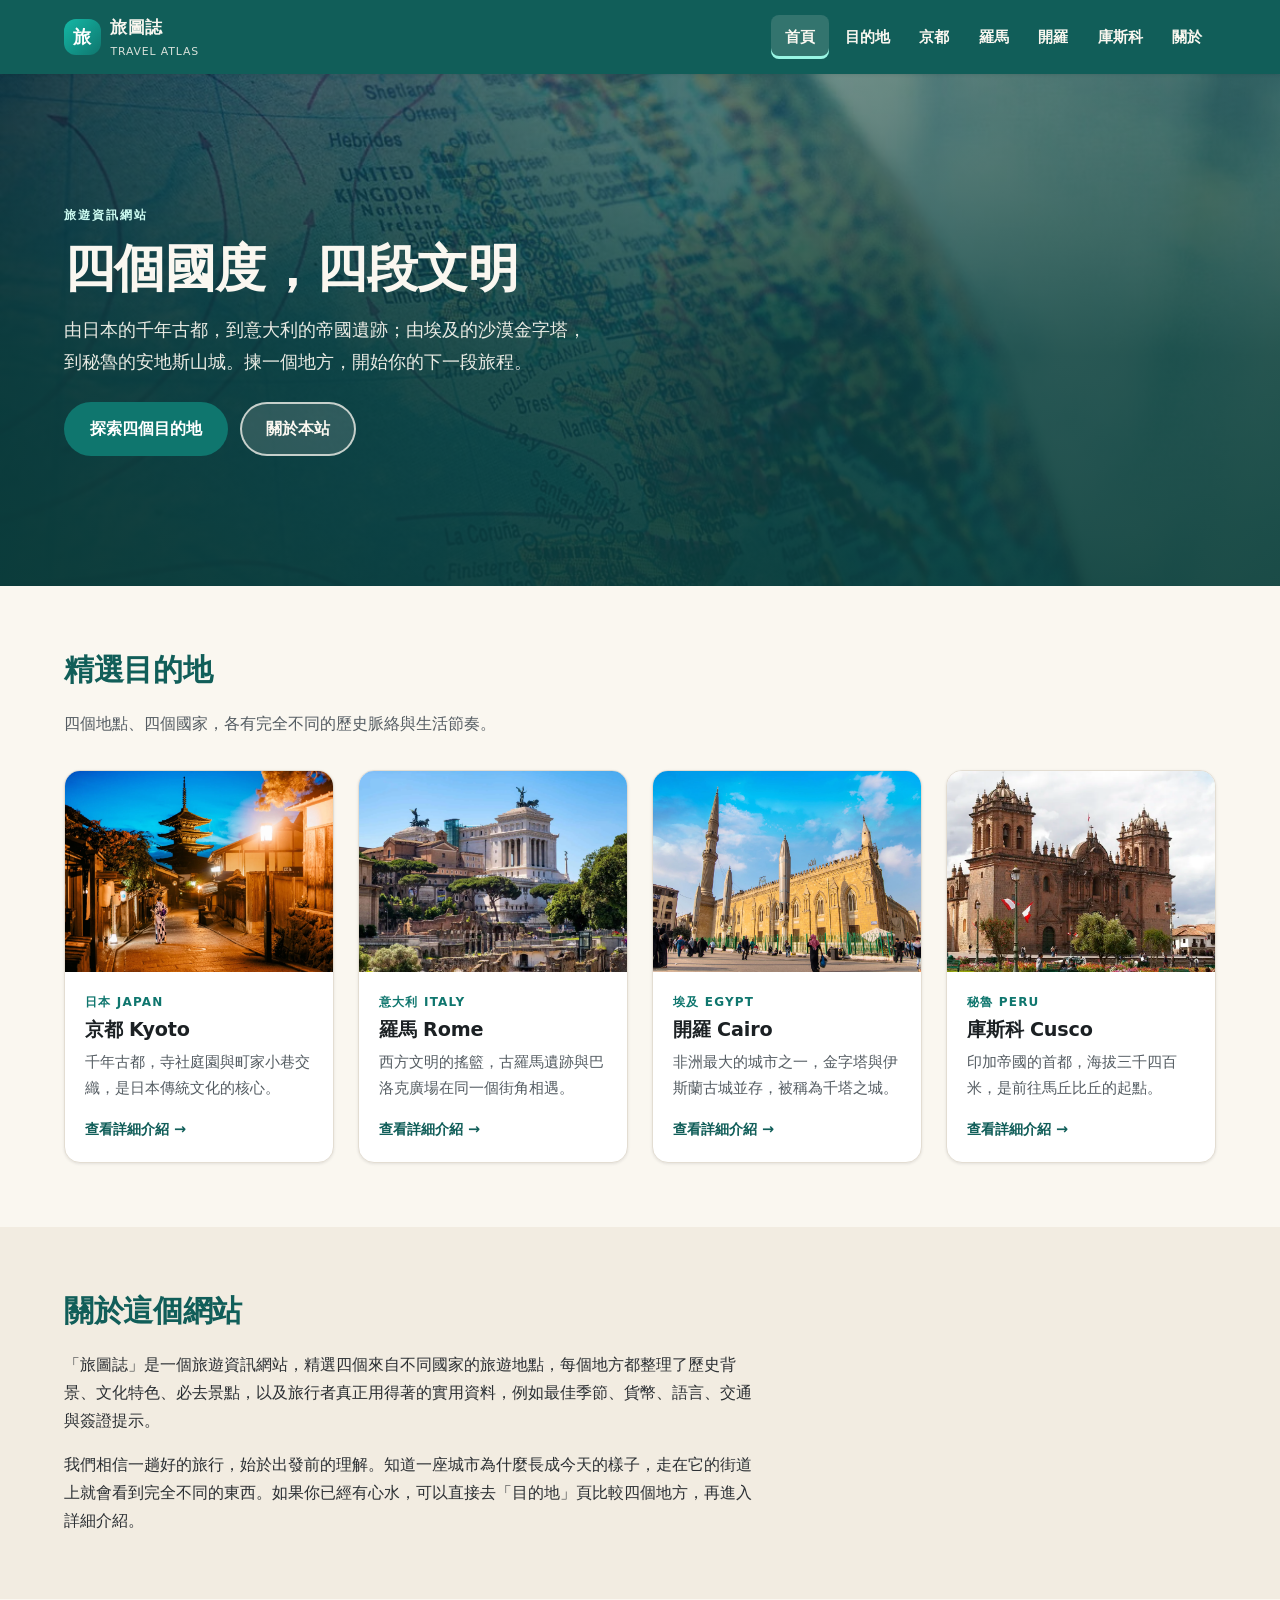
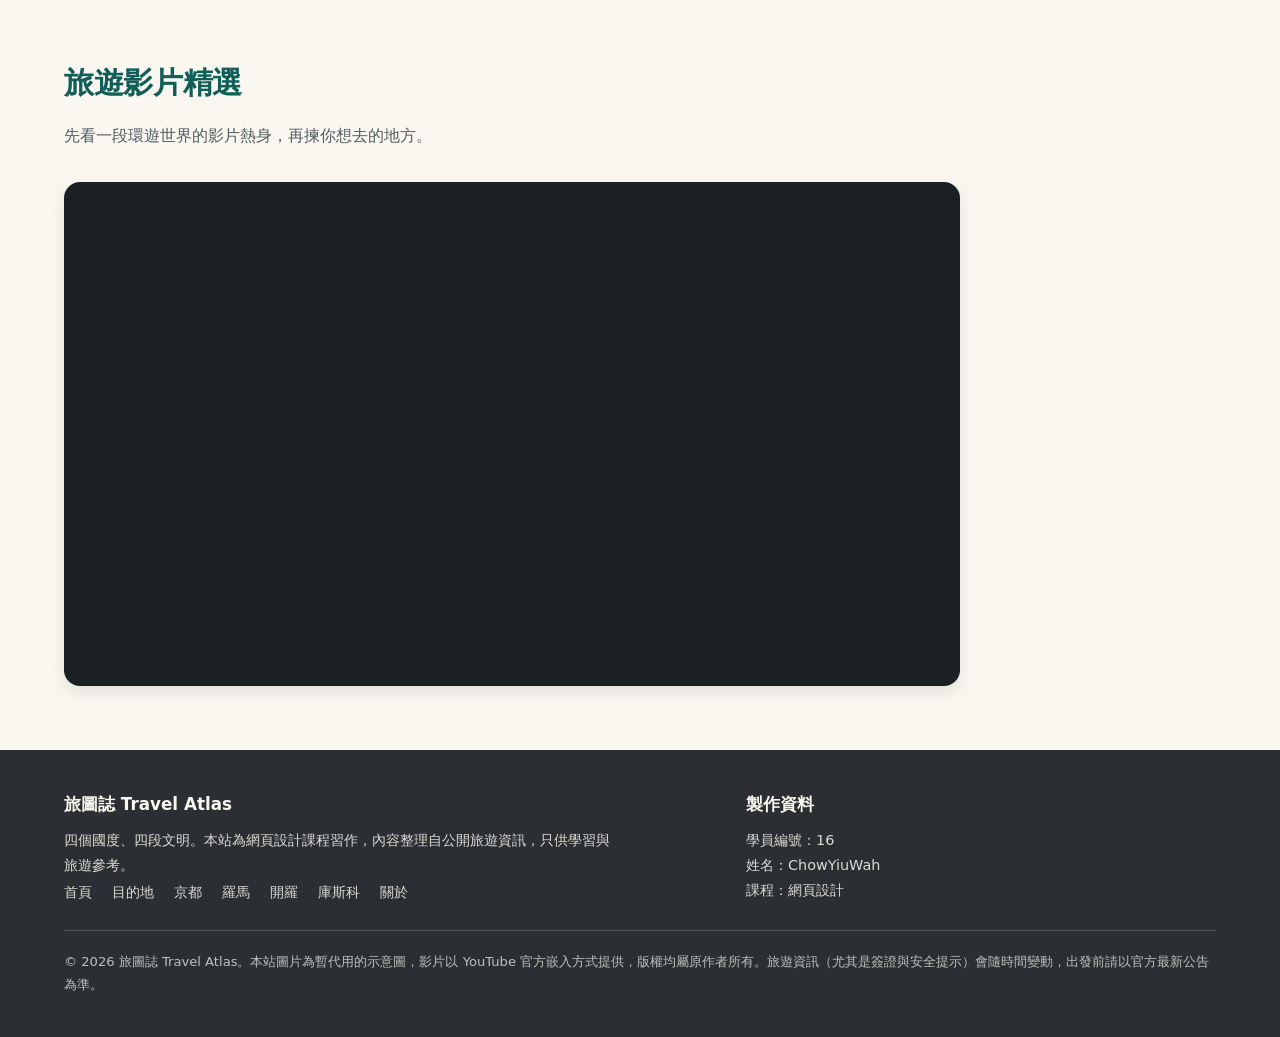
<file: index.html>
<!DOCTYPE html>
<html lang="zh-HK">
<head>
  <meta charset="UTF-8">
  <meta name="viewport" content="width=device-width, initial-scale=1">
  <meta name="description" content="旅圖誌：介紹日本京都、意大利羅馬、埃及開羅、秘魯庫斯科四個不同國家的旅遊地點，包含歷史、文化、景點與實用旅遊資料。">
  <title>旅圖誌 Travel Atlas｜四個國度，四段文明</title>
  <link rel="stylesheet" href="css/style.css">
  <script src="js/script.js" defer></script>
</head>
<body>

  <!-- ===== 頁首：標誌與主導覽列 ===== -->
  <header class="site-header">
    <div class="container header-inner">
      <a class="logo" href="index.html">
        <span class="logo-mark" aria-hidden="true">旅</span>
        <span class="logo-text">旅圖誌<span class="logo-sub">TRAVEL ATLAS</span></span>
      </a>

      <!-- 手機版漢堡按鈕，平板以上由 CSS 隱藏 -->
      <button class="nav-toggle" type="button" aria-controls="primary-nav" aria-expanded="false" aria-label="開啟或收起主導覽列">
        <span class="nav-toggle-bar" aria-hidden="true"></span>
        <span class="nav-toggle-bar" aria-hidden="true"></span>
        <span class="nav-toggle-bar" aria-hidden="true"></span>
      </button>

      <nav class="site-nav" id="primary-nav" aria-label="主導覽列">
        <ul class="nav-list">
          <li><a class="nav-link is-active" href="index.html" aria-current="page">首頁</a></li>
          <li><a class="nav-link" href="destinations.html">目的地</a></li>
          <li><a class="nav-link" href="kyoto.html">京都</a></li>
          <li><a class="nav-link" href="rome.html">羅馬</a></li>
          <li><a class="nav-link" href="cairo.html">開羅</a></li>
          <li><a class="nav-link" href="cusco.html">庫斯科</a></li>
          <li><a class="nav-link" href="about.html">關於</a></li>
        </ul>
      </nav>
    </div>
  </header>

  <main id="main">

    <!-- ===== Hero 大圖區 ===== -->
    <section class="hero hero--home">
      <img class="hero-media" src="images/index-hero.jpg" alt="旅程出發前攤開的地圖、相機與筆記本" width="1600" height="900">
      <div class="container hero-inner">
        <p class="hero-eyebrow">旅遊資訊網站</p>
        <h1 class="hero-title">四個國度，四段文明</h1>
        <p class="hero-lead">由日本的千年古都，到意大利的帝國遺跡；由埃及的沙漠金字塔，到秘魯的安地斯山城。揀一個地方，開始你的下一段旅程。</p>
        <div class="hero-actions">
          <a class="btn btn--primary" href="destinations.html">探索四個目的地</a>
          <a class="btn btn--ghost" href="about.html">關於本站</a>
        </div>
      </div>
    </section>

    <!-- ===== 精選目的地卡片 ===== -->
    <section class="section">
      <div class="container">
        <h2 class="section-title">精選目的地</h2>
        <p class="section-lead">四個地點、四個國家，各有完全不同的歷史脈絡與生活節奏。</p>

        <div class="card-grid">

          <article class="card">
            <a class="card-link" href="kyoto.html">
              <div class="card-media">
                <img class="card-img" src="images/index-card-kyoto.jpg" alt="京都的傳統木造街道與寺院屋簷" width="800" height="600">
              </div>
              <div class="card-body">
                <p class="card-eyebrow">日本 JAPAN</p>
                <h3 class="card-title">京都 Kyoto</h3>
                <p class="card-text">千年古都，寺社庭園與町家小巷交織，是日本傳統文化的核心。</p>
                <span class="card-cta">查看詳細介紹</span>
              </div>
            </a>
          </article>

          <article class="card">
            <a class="card-link" href="rome.html">
              <div class="card-media">
                <img class="card-img" src="images/index-card-rome.jpg" alt="羅馬競技場的古老石造外牆" width="800" height="600">
              </div>
              <div class="card-body">
                <p class="card-eyebrow">意大利 ITALY</p>
                <h3 class="card-title">羅馬 Rome</h3>
                <p class="card-text">西方文明的搖籃，古羅馬遺跡與巴洛克廣場在同一個街角相遇。</p>
                <span class="card-cta">查看詳細介紹</span>
              </div>
            </a>
          </article>

          <article class="card">
            <a class="card-link" href="cairo.html">
              <div class="card-media">
                <img class="card-img" src="images/index-card-cairo.jpg" alt="開羅市郊的吉薩金字塔與沙漠" width="800" height="600">
              </div>
              <div class="card-body">
                <p class="card-eyebrow">埃及 EGYPT</p>
                <h3 class="card-title">開羅 Cairo</h3>
                <p class="card-text">非洲最大的城市之一，金字塔與伊斯蘭古城並存，被稱為千塔之城。</p>
                <span class="card-cta">查看詳細介紹</span>
              </div>
            </a>
          </article>

          <article class="card">
            <a class="card-link" href="cusco.html">
              <div class="card-media">
                <img class="card-img" src="images/index-card-cusco.jpg" alt="庫斯科古城的紅瓦屋頂與安地斯山脈" width="800" height="600">
              </div>
              <div class="card-body">
                <p class="card-eyebrow">秘魯 PERU</p>
                <h3 class="card-title">庫斯科 Cusco</h3>
                <p class="card-text">印加帝國的首都，海拔三千四百米，是前往馬丘比丘的起點。</p>
                <span class="card-cta">查看詳細介紹</span>
              </div>
            </a>
          </article>

        </div>
      </div>
    </section>

    <!-- ===== 網站簡介 ===== -->
    <section class="section section--alt">
      <div class="container">
        <h2 class="section-title">關於這個網站</h2>
        <div class="prose">
          <p>「旅圖誌」是一個旅遊資訊網站，精選四個來自不同國家的旅遊地點，每個地方都整理了歷史背景、文化特色、必去景點，以及旅行者真正用得著的實用資料，例如最佳季節、貨幣、語言、交通與簽證提示。</p>
          <p>我們相信一趟好的旅行，始於出發前的理解。知道一座城市為什麼長成今天的樣子，走在它的街道上就會看到完全不同的東西。如果你已經有心水，可以直接去「目的地」頁比較四個地方，再進入詳細介紹。</p>
        </div>
      </div>
    </section>

    <!-- ===== 旅遊影片 ===== -->
    <section class="section">
      <div class="container">
        <h2 class="section-title">旅遊影片精選</h2>
        <p class="section-lead">先看一段環遊世界的影片熱身，再揀你想去的地方。</p>
        <div class="video-embed">
          <iframe src="https://www.youtube-nocookie.com/embed/BpITZk7sa8E" title="旅遊影片：環遊世界 4K 美景合輯" loading="lazy" allow="accelerometer; clipboard-write; encrypted-media; gyroscope; picture-in-picture; web-share" referrerpolicy="strict-origin-when-cross-origin" allowfullscreen></iframe>
        </div>
      </div>
    </section>

  </main>

  <!-- ===== 頁尾 ===== -->
  <footer class="site-footer">
    <div class="container footer-inner">
      <div>
        <p class="footer-brand">旅圖誌 Travel Atlas</p>
        <p class="footer-text">四個國度、四段文明。本站為網頁設計課程習作，內容整理自公開旅遊資訊，只供學習與旅遊參考。</p>
        <ul class="footer-nav">
          <li><a href="index.html">首頁</a></li>
          <li><a href="destinations.html">目的地</a></li>
          <li><a href="kyoto.html">京都</a></li>
          <li><a href="rome.html">羅馬</a></li>
          <li><a href="cairo.html">開羅</a></li>
          <li><a href="cusco.html">庫斯科</a></li>
          <li><a href="about.html">關於</a></li>
        </ul>
      </div>
      <div>
        <p class="footer-brand">製作資料</p>
        <p class="footer-text">學員編號：16<br>姓名：ChowYiuWah<br>課程：網頁設計</p>
      </div>
      <p class="footer-disclaimer">&copy; 2026 旅圖誌 Travel Atlas。本站圖片為暫代用的示意圖，影片以 YouTube 官方嵌入方式提供，版權均屬原作者所有。旅遊資訊（尤其是簽證與安全提示）會隨時間變動，出發前請以官方最新公告為準。</p>
    </div>
  </footer>

  <!-- 返回頂部按鈕（全站每頁都有，捲動後才出現） -->
  <button class="back-to-top" id="back-to-top" type="button" hidden>
    <span aria-hidden="true">&uarr;</span>
    <span class="visually-hidden">返回頁面頂部</span>
  </button>



</body>
</html>
</file>
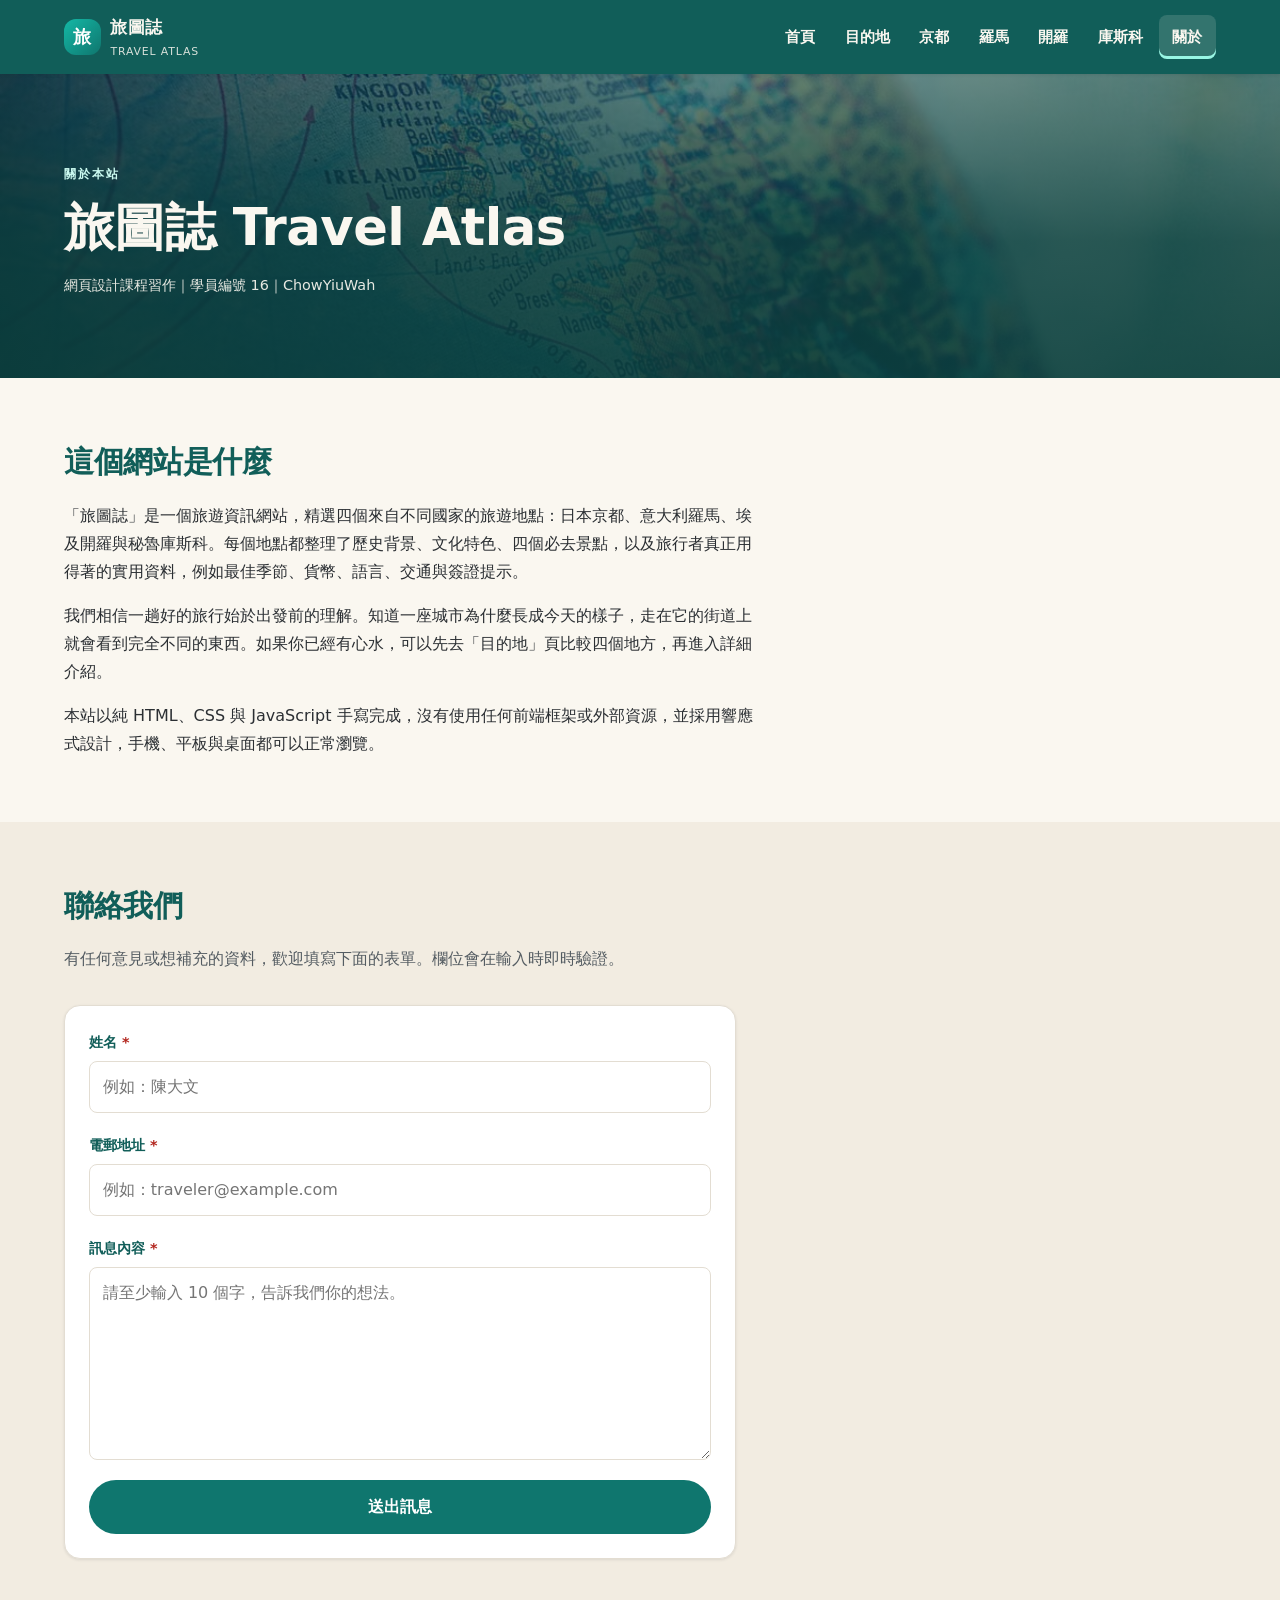
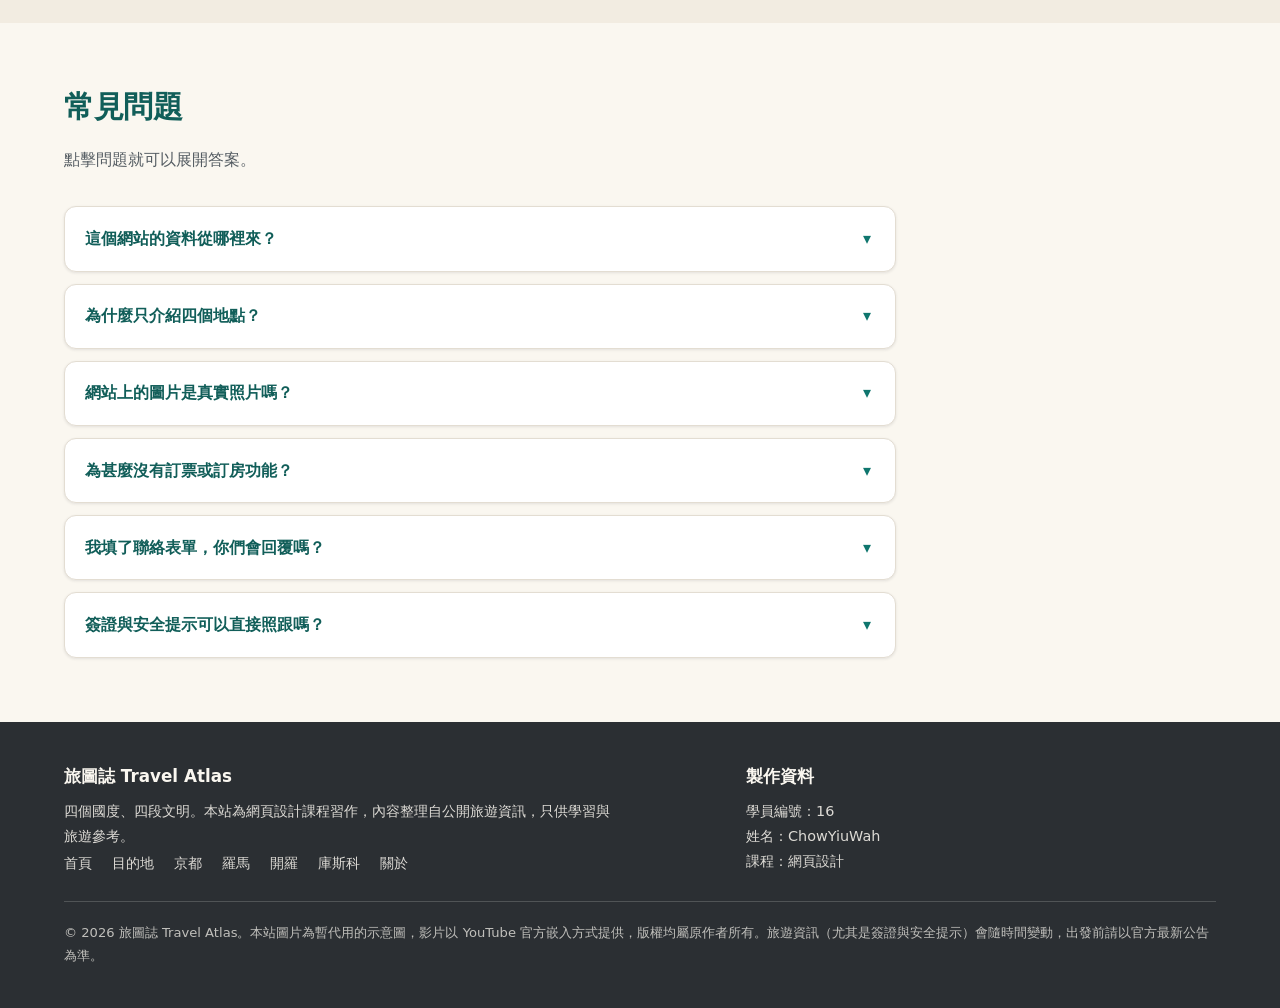
<file: about.html>
<!DOCTYPE html>
<html lang="zh-HK">
<head>
  <meta charset="UTF-8">
  <meta name="viewport" content="width=device-width, initial-scale=1">
  <meta name="description" content="關於旅圖誌：網站介紹、資料來源說明、常見問題，以及可即時驗證的聯絡表單。">
  <title>關於本站｜旅圖誌 Travel Atlas</title>
  <link rel="stylesheet" href="css/style.css">
  <script src="js/script.js" defer></script>
</head>
<body>

  <!-- ===== 頁首：標誌與主導覽列 ===== -->
  <header class="site-header">
    <div class="container header-inner">
      <a class="logo" href="index.html">
        <span class="logo-mark" aria-hidden="true">旅</span>
        <span class="logo-text">旅圖誌<span class="logo-sub">TRAVEL ATLAS</span></span>
      </a>

      <button class="nav-toggle" type="button" aria-controls="primary-nav" aria-expanded="false" aria-label="開啟或收起主導覽列">
        <span class="nav-toggle-bar" aria-hidden="true"></span>
        <span class="nav-toggle-bar" aria-hidden="true"></span>
        <span class="nav-toggle-bar" aria-hidden="true"></span>
      </button>

      <nav class="site-nav" id="primary-nav" aria-label="主導覽列">
        <ul class="nav-list">
          <li><a class="nav-link" href="index.html">首頁</a></li>
          <li><a class="nav-link" href="destinations.html">目的地</a></li>
          <li><a class="nav-link" href="kyoto.html">京都</a></li>
          <li><a class="nav-link" href="rome.html">羅馬</a></li>
          <li><a class="nav-link" href="cairo.html">開羅</a></li>
          <li><a class="nav-link" href="cusco.html">庫斯科</a></li>
          <li><a class="nav-link is-active" href="about.html" aria-current="page">關於</a></li>
        </ul>
      </nav>
    </div>
  </header>

  <main id="main">

    <!-- ===== 頁面標題區 ===== -->
    <section class="hero hero--page">
      <img class="hero-media" src="images/index-hero.jpg" alt="書桌上攤開的地圖、筆記本與相機" width="1600" height="900">
      <div class="container hero-inner">
        <p class="hero-eyebrow">關於本站</p>
        <h1 class="hero-title">旅圖誌 Travel Atlas</h1>
        <p class="hero-meta">網頁設計課程習作｜學員編號 16｜ChowYiuWah</p>
      </div>
    </section>

    <!-- ===== 網站介紹 ===== -->
    <section class="section">
      <div class="container">
        <h2 class="section-title">這個網站是什麼</h2>
        <div class="prose">
          <p>「旅圖誌」是一個旅遊資訊網站，精選四個來自不同國家的旅遊地點：日本京都、意大利羅馬、埃及開羅與秘魯庫斯科。每個地點都整理了歷史背景、文化特色、四個必去景點，以及旅行者真正用得著的實用資料，例如最佳季節、貨幣、語言、交通與簽證提示。</p>
          <p>我們相信一趟好的旅行始於出發前的理解。知道一座城市為什麼長成今天的樣子，走在它的街道上就會看到完全不同的東西。如果你已經有心水，可以先去「目的地」頁比較四個地方，再進入詳細介紹。</p>
          <p>本站以純 HTML、CSS 與 JavaScript 手寫完成，沒有使用任何前端框架或外部資源，並採用響應式設計，手機、平板與桌面都可以正常瀏覽。</p>
        </div>
      </div>
    </section>

    <!-- ===== 聯絡表單 ===== -->
    <section class="section section--alt">
      <div class="container">
        <h2 class="section-title">聯絡我們</h2>
        <p class="section-lead">有任何意見或想補充的資料，歡迎填寫下面的表單。欄位會在輸入時即時驗證。</p>

        <!-- novalidate：交由 JavaScript 做驗證，以便顯示自訂的中文錯誤訊息 -->
        <form class="contact-form" id="contact-form" novalidate>
          <div class="form-field">
            <label class="form-label" for="contact-name">姓名 <span class="form-required" aria-hidden="true">*</span></label>
            <input class="form-input" id="contact-name" name="name" type="text" autocomplete="name" aria-invalid="false" aria-describedby="contact-name-error" placeholder="例如：陳大文">
            <p class="field-error" id="contact-name-error" hidden></p>
          </div>

          <div class="form-field">
            <label class="form-label" for="contact-email">電郵地址 <span class="form-required" aria-hidden="true">*</span></label>
            <input class="form-input" id="contact-email" name="email" type="email" autocomplete="email" aria-invalid="false" aria-describedby="contact-email-error" placeholder="例如：traveler@example.com">
            <p class="field-error" id="contact-email-error" hidden></p>
          </div>

          <div class="form-field">
            <label class="form-label" for="contact-message">訊息內容 <span class="form-required" aria-hidden="true">*</span></label>
            <textarea class="form-textarea" id="contact-message" name="message" rows="6" aria-invalid="false" aria-describedby="contact-message-error" placeholder="請至少輸入 10 個字，告訴我們你的想法。"></textarea>
            <p class="field-error" id="contact-message-error" hidden></p>
          </div>

          <p class="form-status" id="form-status" role="status" aria-live="polite" hidden></p>

          <button class="btn btn--primary" type="submit">送出訊息</button>
        </form>
      </div>
    </section>

    <!-- ===== 常見問題 ===== -->
    <section class="section">
      <div class="container">
        <h2 class="section-title">常見問題</h2>
        <p class="section-lead">點擊問題就可以展開答案。</p>

        <div class="faq-list">

          <details class="faq-item">
            <summary>這個網站的資料從哪裡來？</summary>
            <div class="faq-answer">
              <p>內容整理自公開的旅遊資訊、各地官方旅遊局與博物館網站，再重新編寫成中文。資料以介紹及參考為目的，並非官方公告。</p>
            </div>
          </details>

          <details class="faq-item">
            <summary>為什麼只介紹四個地點？</summary>
            <div class="faq-answer">
              <p>課程要求介紹四個來自不同國家的旅遊地點。與其蜻蜓點水介紹二十個城市，我們選擇把四個地方寫得足夠深入，包括歷史、文化、景點與實用資料。</p>
            </div>
          </details>

          <details class="faq-item">
            <summary>網站上的圖片是真實照片嗎？</summary>
            <div class="faq-answer">
              <p>目前顯示的是暫代用的示意圖，只用來呈現版面效果。正式版本會換成實拍照片，更換方式可參考專案內的 README 檔案，裡面列出了每張圖片的檔名、建議內容與建議尺寸。</p>
            </div>
          </details>

          <details class="faq-item">
            <summary>為甚麼沒有訂票或訂房功能？</summary>
            <div class="faq-answer">
              <p>本站是純前端的課堂習作，沒有後端伺服器與資料庫，因此只提供旅遊資訊，不會處理任何交易或個人資料。</p>
            </div>
          </details>

          <details class="faq-item">
            <summary>我填了聯絡表單，你們會回覆嗎？</summary>
            <div class="faq-answer">
              <p>不會。表單只用來示範 JavaScript 的前端驗證，按下送出後資料不會傳送到任何地方，重新載入頁面就會消失。請勿在表單中輸入任何真實的個人資料。</p>
            </div>
          </details>

          <details class="faq-item">
            <summary>簽證與安全提示可以直接照跟嗎？</summary>
            <div class="faq-answer">
              <p>不建議。各國的簽證政策、入境要求與安全狀況會隨時變動，出發前請務必查閱目的地官方領事館或入境部門的最新公告。</p>
            </div>
          </details>

        </div>
      </div>
    </section>

  </main>

  <!-- ===== 頁尾 ===== -->
  <footer class="site-footer">
    <div class="container footer-inner">
      <div>
        <p class="footer-brand">旅圖誌 Travel Atlas</p>
        <p class="footer-text">四個國度、四段文明。本站為網頁設計課程習作，內容整理自公開旅遊資訊，只供學習與旅遊參考。</p>
        <ul class="footer-nav">
          <li><a href="index.html">首頁</a></li>
          <li><a href="destinations.html">目的地</a></li>
          <li><a href="kyoto.html">京都</a></li>
          <li><a href="rome.html">羅馬</a></li>
          <li><a href="cairo.html">開羅</a></li>
          <li><a href="cusco.html">庫斯科</a></li>
          <li><a href="about.html">關於</a></li>
        </ul>
      </div>
      <div>
        <p class="footer-brand">製作資料</p>
        <p class="footer-text">學員編號：16<br>姓名：ChowYiuWah<br>課程：網頁設計</p>
      </div>
      <p class="footer-disclaimer">&copy; 2026 旅圖誌 Travel Atlas。本站圖片為暫代用的示意圖，影片以 YouTube 官方嵌入方式提供，版權均屬原作者所有。旅遊資訊（尤其是簽證與安全提示）會隨時間變動，出發前請以官方最新公告為準。</p>
    </div>
  </footer>

  <!-- 返回頂部按鈕 -->
  <button class="back-to-top" id="back-to-top" type="button" hidden>
    <span aria-hidden="true">&uarr;</span>
    <span class="visually-hidden">返回頁面頂部</span>
  </button>

</body>
</html>
</file>
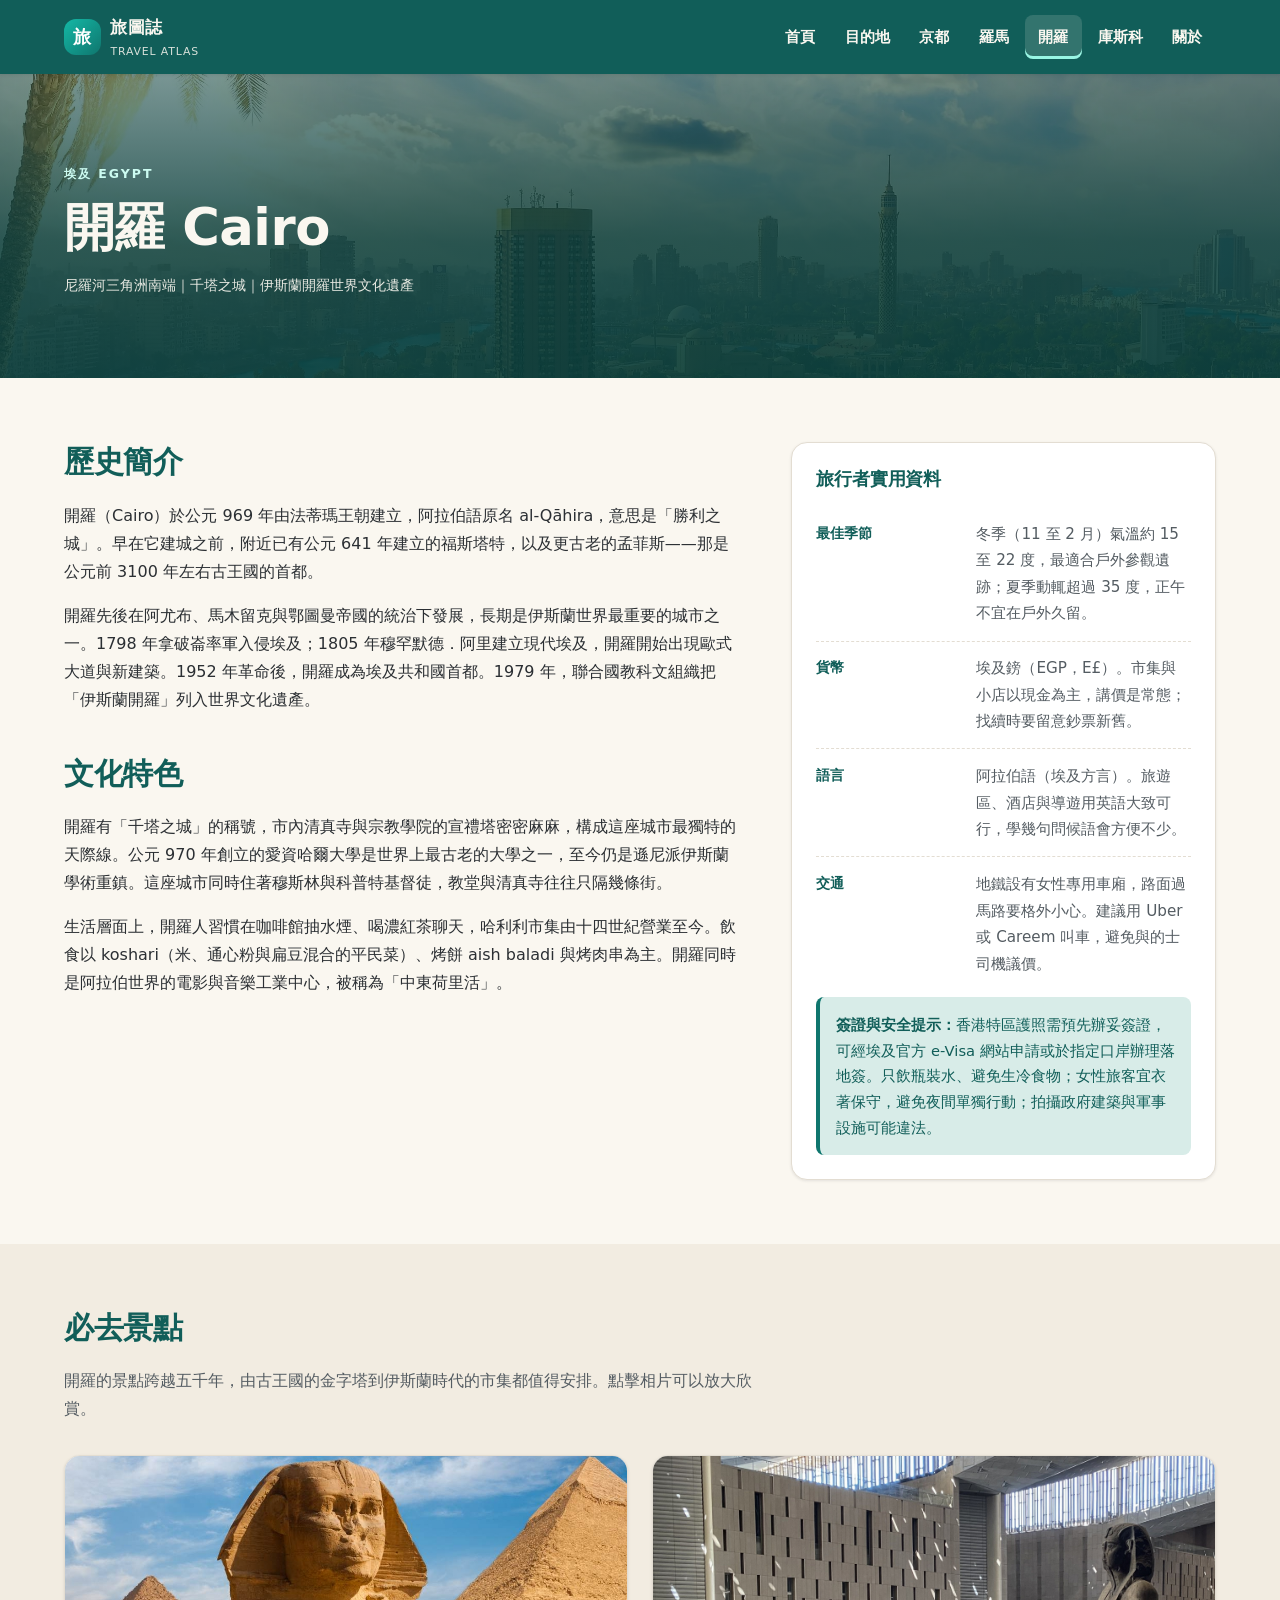
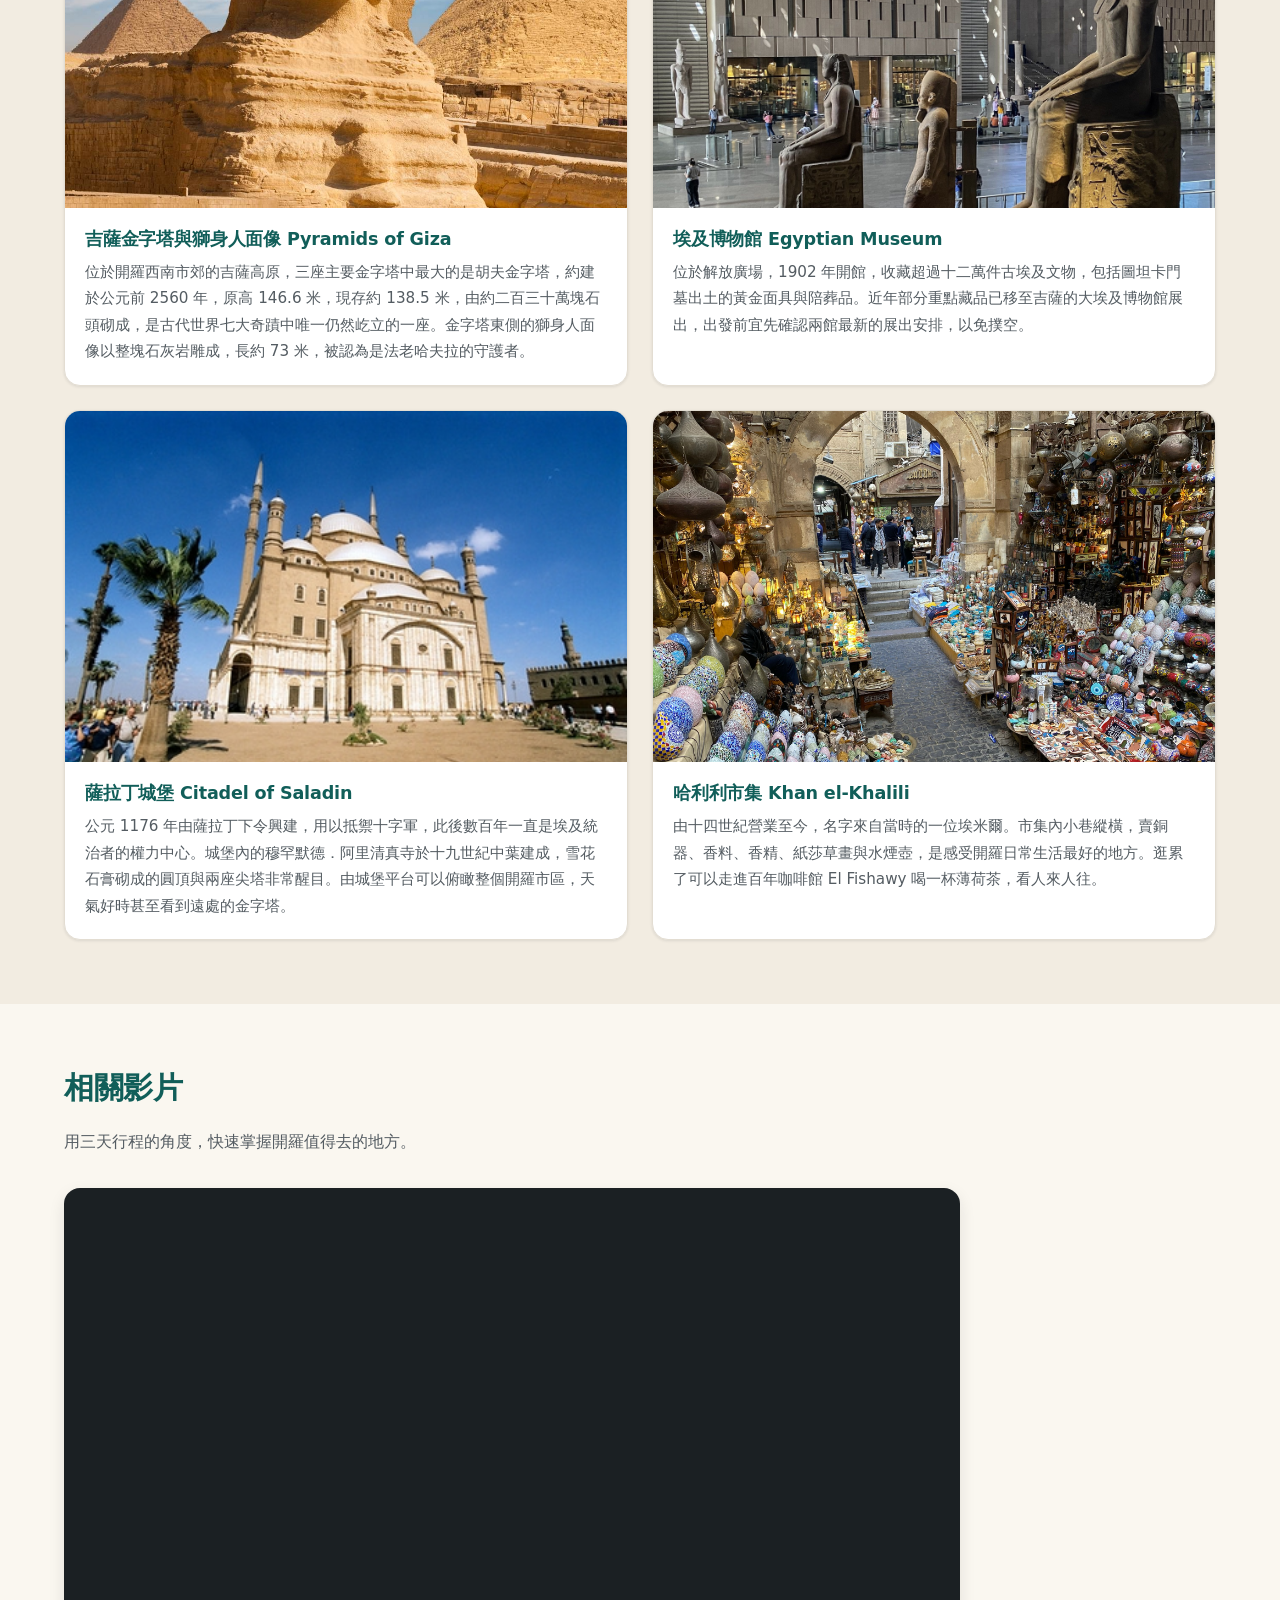
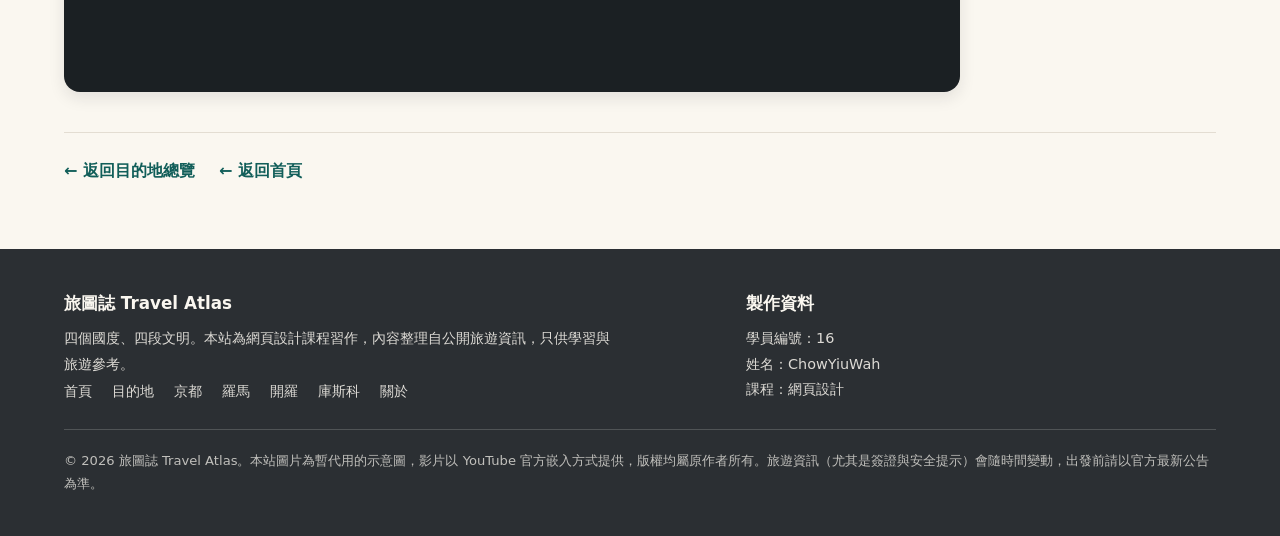
<file: cairo.html>
<!DOCTYPE html>
<html lang="zh-HK">
<head>
  <meta charset="UTF-8">
  <meta name="viewport" content="width=device-width, initial-scale=1">
  <meta name="description" content="埃及開羅旅遊介紹：由法蒂瑪王朝到現代埃及的歷史、伊斯蘭與科普特文化、吉薩金字塔與哈利利市集等必去景點，以及最佳季節、貨幣、交通與簽證提示。">
  <title>開羅 Cairo（埃及）｜旅圖誌 Travel Atlas</title>
  <link rel="stylesheet" href="css/style.css">
  <script src="js/script.js" defer></script>
</head>
<body>

  <!-- ===== 頁首：標誌與主導覽列 ===== -->
  <header class="site-header">
    <div class="container header-inner">
      <a class="logo" href="index.html">
        <span class="logo-mark" aria-hidden="true">旅</span>
        <span class="logo-text">旅圖誌<span class="logo-sub">TRAVEL ATLAS</span></span>
      </a>

      <button class="nav-toggle" type="button" aria-controls="primary-nav" aria-expanded="false" aria-label="開啟或收起主導覽列">
        <span class="nav-toggle-bar" aria-hidden="true"></span>
        <span class="nav-toggle-bar" aria-hidden="true"></span>
        <span class="nav-toggle-bar" aria-hidden="true"></span>
      </button>

      <nav class="site-nav" id="primary-nav" aria-label="主導覽列">
        <ul class="nav-list">
          <li><a class="nav-link" href="index.html">首頁</a></li>
          <li><a class="nav-link" href="destinations.html">目的地</a></li>
          <li><a class="nav-link" href="kyoto.html">京都</a></li>
          <li><a class="nav-link" href="rome.html">羅馬</a></li>
          <li><a class="nav-link is-active" href="cairo.html" aria-current="page">開羅</a></li>
          <li><a class="nav-link" href="cusco.html">庫斯科</a></li>
          <li><a class="nav-link" href="about.html">關於</a></li>
        </ul>
      </nav>
    </div>
  </header>

  <main id="main">

    <!-- ===== 地點代表圖 ===== -->
    <section class="hero hero--page">
      <img class="hero-media" src="images/cairo-hero.jpg" alt="開羅市郊的吉薩金字塔與沙漠地平線" width="1600" height="900">
      <div class="container hero-inner">
        <p class="hero-eyebrow">埃及 EGYPT</p>
        <h1 class="hero-title">開羅 Cairo</h1>
        <p class="hero-meta">尼羅河三角洲南端｜千塔之城｜伊斯蘭開羅世界文化遺產</p>
      </div>
    </section>

    <!-- ===== 歷史與文化＋實用資料 ===== -->
    <section class="section">
      <div class="container">
        <div class="detail-grid">

          <div class="detail-main">
            <h2 class="section-title">歷史簡介</h2>
            <div class="prose">
              <p>開羅（Cairo）於公元 969 年由法蒂瑪王朝建立，阿拉伯語原名 al-Qāhira，意思是「勝利之城」。早在它建城之前，附近已有公元 641 年建立的福斯塔特，以及更古老的孟菲斯——那是公元前 3100 年左右古王國的首都。</p>
              <p>開羅先後在阿尤布、馬木留克與鄂圖曼帝國的統治下發展，長期是伊斯蘭世界最重要的城市之一。1798 年拿破崙率軍入侵埃及；1805 年穆罕默德．阿里建立現代埃及，開羅開始出現歐式大道與新建築。1952 年革命後，開羅成為埃及共和國首都。1979 年，聯合國教科文組織把「伊斯蘭開羅」列入世界文化遺產。</p>
            </div>

            <h2 class="section-title">文化特色</h2>
            <div class="prose">
              <p>開羅有「千塔之城」的稱號，市內清真寺與宗教學院的宣禮塔密密麻麻，構成這座城市最獨特的天際線。公元 970 年創立的愛資哈爾大學是世界上最古老的大學之一，至今仍是遜尼派伊斯蘭學術重鎮。這座城市同時住著穆斯林與科普特基督徒，教堂與清真寺往往只隔幾條街。</p>
              <p>生活層面上，開羅人習慣在咖啡館抽水煙、喝濃紅茶聊天，哈利利市集由十四世紀營業至今。飲食以 koshari（米、通心粉與扁豆混合的平民菜）、烤餅 aish baladi 與烤肉串為主。開羅同時是阿拉伯世界的電影與音樂工業中心，被稱為「中東荷里活」。</p>
            </div>
          </div>

          <aside class="info-panel" aria-labelledby="cairo-practical">
            <h2 class="panel-title" id="cairo-practical">旅行者實用資料</h2>
            <dl class="info-list">
              <div class="info-item">
                <dt class="info-term">最佳季節</dt>
                <dd class="info-desc">冬季（11 至 2 月）氣溫約 15 至 22 度，最適合戶外參觀遺跡；夏季動輒超過 35 度，正午不宜在戶外久留。</dd>
              </div>
              <div class="info-item">
                <dt class="info-term">貨幣</dt>
                <dd class="info-desc">埃及鎊（EGP，E&pound;）。市集與小店以現金為主，講價是常態；找續時要留意鈔票新舊。</dd>
              </div>
              <div class="info-item">
                <dt class="info-term">語言</dt>
                <dd class="info-desc">阿拉伯語（埃及方言）。旅遊區、酒店與導遊用英語大致可行，學幾句問候語會方便不少。</dd>
              </div>
              <div class="info-item">
                <dt class="info-term">交通</dt>
                <dd class="info-desc">地鐵設有女性專用車廂，路面過馬路要格外小心。建議用 Uber 或 Careem 叫車，避免與的士司機議價。</dd>
              </div>
            </dl>
            <div class="notice">
              <p><strong>簽證與安全提示：</strong>香港特區護照需預先辦妥簽證，可經埃及官方 e-Visa 網站申請或於指定口岸辦理落地簽。只飲瓶裝水、避免生冷食物；女性旅客宜衣著保守，避免夜間單獨行動；拍攝政府建築與軍事設施可能違法。</p>
            </div>
          </aside>

        </div>
      </div>
    </section>

    <!-- ===== 景點介紹（點擊相片可放大） ===== -->
    <section class="section section--alt">
      <div class="container">
        <h2 class="section-title">必去景點</h2>
        <p class="section-lead">開羅的景點跨越五千年，由古王國的金字塔到伊斯蘭時代的市集都值得安排。點擊相片可以放大欣賞。</p>

        <div class="spot-grid">

          <article class="spot">
            <div class="spot-media">
              <button class="lightbox-trigger" type="button" data-lightbox-src="images/cairo-spot-1.jpg" data-lightbox-caption="吉薩金字塔與獅身人面像">
                <img class="spot-img" src="images/cairo-spot-1.jpg" alt="吉薩高原上的三座金字塔與前方的獅身人面像" width="800" height="600">
              </button>
            </div>
            <div class="spot-body">
              <h3 class="spot-title">吉薩金字塔與獅身人面像 Pyramids of Giza</h3>
              <p>位於開羅西南市郊的吉薩高原，三座主要金字塔中最大的是胡夫金字塔，約建於公元前 2560 年，原高 146.6 米，現存約 138.5 米，由約二百三十萬塊石頭砌成，是古代世界七大奇蹟中唯一仍然屹立的一座。金字塔東側的獅身人面像以整塊石灰岩雕成，長約 73 米，被認為是法老哈夫拉的守護者。</p>
            </div>
          </article>

          <article class="spot">
            <div class="spot-media">
              <button class="lightbox-trigger" type="button" data-lightbox-src="images/cairo-spot-2.jpg" data-lightbox-caption="埃及博物館的古典立面與門前水池">
                <img class="spot-img" src="images/cairo-spot-2.jpg" alt="開羅埃及博物館的古典式立面與門前的紙莎草水池" width="800" height="600">
              </button>
            </div>
            <div class="spot-body">
              <h3 class="spot-title">埃及博物館 Egyptian Museum</h3>
              <p>位於解放廣場，1902 年開館，收藏超過十二萬件古埃及文物，包括圖坦卡門墓出土的黃金面具與陪葬品。近年部分重點藏品已移至吉薩的大埃及博物館展出，出發前宜先確認兩館最新的展出安排，以免撲空。</p>
            </div>
          </article>

          <article class="spot">
            <div class="spot-media">
              <button class="lightbox-trigger" type="button" data-lightbox-src="images/cairo-spot-3.jpg" data-lightbox-caption="薩拉丁城堡內穆罕默德．阿里清真寺的圓頂與尖塔">
                <img class="spot-img" src="images/cairo-spot-3.jpg" alt="薩拉丁城堡內穆罕默德．阿里清真寺的雪花石膏圓頂與雙尖塔" width="800" height="600">
              </button>
            </div>
            <div class="spot-body">
              <h3 class="spot-title">薩拉丁城堡 Citadel of Saladin</h3>
              <p>公元 1176 年由薩拉丁下令興建，用以抵禦十字軍，此後數百年一直是埃及統治者的權力中心。城堡內的穆罕默德．阿里清真寺於十九世紀中葉建成，雪花石膏砌成的圓頂與兩座尖塔非常醒目。由城堡平台可以俯瞰整個開羅市區，天氣好時甚至看到遠處的金字塔。</p>
            </div>
          </article>

          <article class="spot">
            <div class="spot-media">
              <button class="lightbox-trigger" type="button" data-lightbox-src="images/cairo-spot-4.jpg" data-lightbox-caption="哈利利市集內掛滿銅燈的小巷">
                <img class="spot-img" src="images/cairo-spot-4.jpg" alt="哈利利市集內掛滿銅燈與手工藝品的狹窄小巷" width="800" height="600">
              </button>
            </div>
            <div class="spot-body">
              <h3 class="spot-title">哈利利市集 Khan el-Khalili</h3>
              <p>由十四世紀營業至今，名字來自當時的一位埃米爾。市集內小巷縱橫，賣銅器、香料、香精、紙莎草畫與水煙壺，是感受開羅日常生活最好的地方。逛累了可以走進百年咖啡館 El Fishawy 喝一杯薄荷茶，看人來人往。</p>
            </div>
          </article>

        </div>
      </div>
    </section>

    <!-- ===== 相關影片與返回連結 ===== -->
    <section class="section">
      <div class="container">
        <h2 class="section-title">相關影片</h2>
        <p class="section-lead">用三天行程的角度，快速掌握開羅值得去的地方。</p>
        <div class="video-embed">
          <iframe src="https://www.youtube-nocookie.com/embed/mIUTejz0MBU" title="開羅旅遊影片：吉薩金字塔與開羅必去景點 4K 指南" loading="lazy" allow="accelerometer; clipboard-write; encrypted-media; gyroscope; picture-in-picture; web-share" referrerpolicy="strict-origin-when-cross-origin" allowfullscreen></iframe>
        </div>

        <nav class="page-nav" aria-label="頁面導覽">
          <a href="destinations.html">&larr; 返回目的地總覽</a>
          <a href="index.html">&larr; 返回首頁</a>
        </nav>
      </div>
    </section>

  </main>

  <!-- ===== 頁尾 ===== -->
  <footer class="site-footer">
    <div class="container footer-inner">
      <div>
        <p class="footer-brand">旅圖誌 Travel Atlas</p>
        <p class="footer-text">四個國度、四段文明。本站為網頁設計課程習作，內容整理自公開旅遊資訊，只供學習與旅遊參考。</p>
        <ul class="footer-nav">
          <li><a href="index.html">首頁</a></li>
          <li><a href="destinations.html">目的地</a></li>
          <li><a href="kyoto.html">京都</a></li>
          <li><a href="rome.html">羅馬</a></li>
          <li><a href="cairo.html">開羅</a></li>
          <li><a href="cusco.html">庫斯科</a></li>
          <li><a href="about.html">關於</a></li>
        </ul>
      </div>
      <div>
        <p class="footer-brand">製作資料</p>
        <p class="footer-text">學員編號：16<br>姓名：ChowYiuWah<br>課程：網頁設計</p>
      </div>
      <p class="footer-disclaimer">&copy; 2026 旅圖誌 Travel Atlas。本站圖片為暫代用的示意圖，影片以 YouTube 官方嵌入方式提供，版權均屬原作者所有。旅遊資訊（尤其是簽證與安全提示）會隨時間變動，出發前請以官方最新公告為準。</p>
    </div>
  </footer>

  <!-- 返回頂部按鈕 -->
  <button class="back-to-top" id="back-to-top" type="button" hidden>
    <span aria-hidden="true">&uarr;</span>
    <span class="visually-hidden">返回頁面頂部</span>
  </button>

  <!-- ===== 圖片 Lightbox ===== -->
  <div class="lightbox" id="lightbox" hidden>
    <button class="lightbox-close" id="lightbox-close" type="button">
      <span aria-hidden="true">&times;</span>
      <span class="visually-hidden">關閉放大圖片</span>
    </button>
    <figure class="lightbox-figure">
      <img class="lightbox-img" id="lightbox-img" src="images/cairo-spot-1.jpg" alt="吉薩高原上的三座金字塔與前方的獅身人面像" width="800" height="600">
      <figcaption class="lightbox-caption" id="lightbox-caption">吉薩金字塔與獅身人面像</figcaption>
    </figure>
  </div>

</body>
</html>
</file>
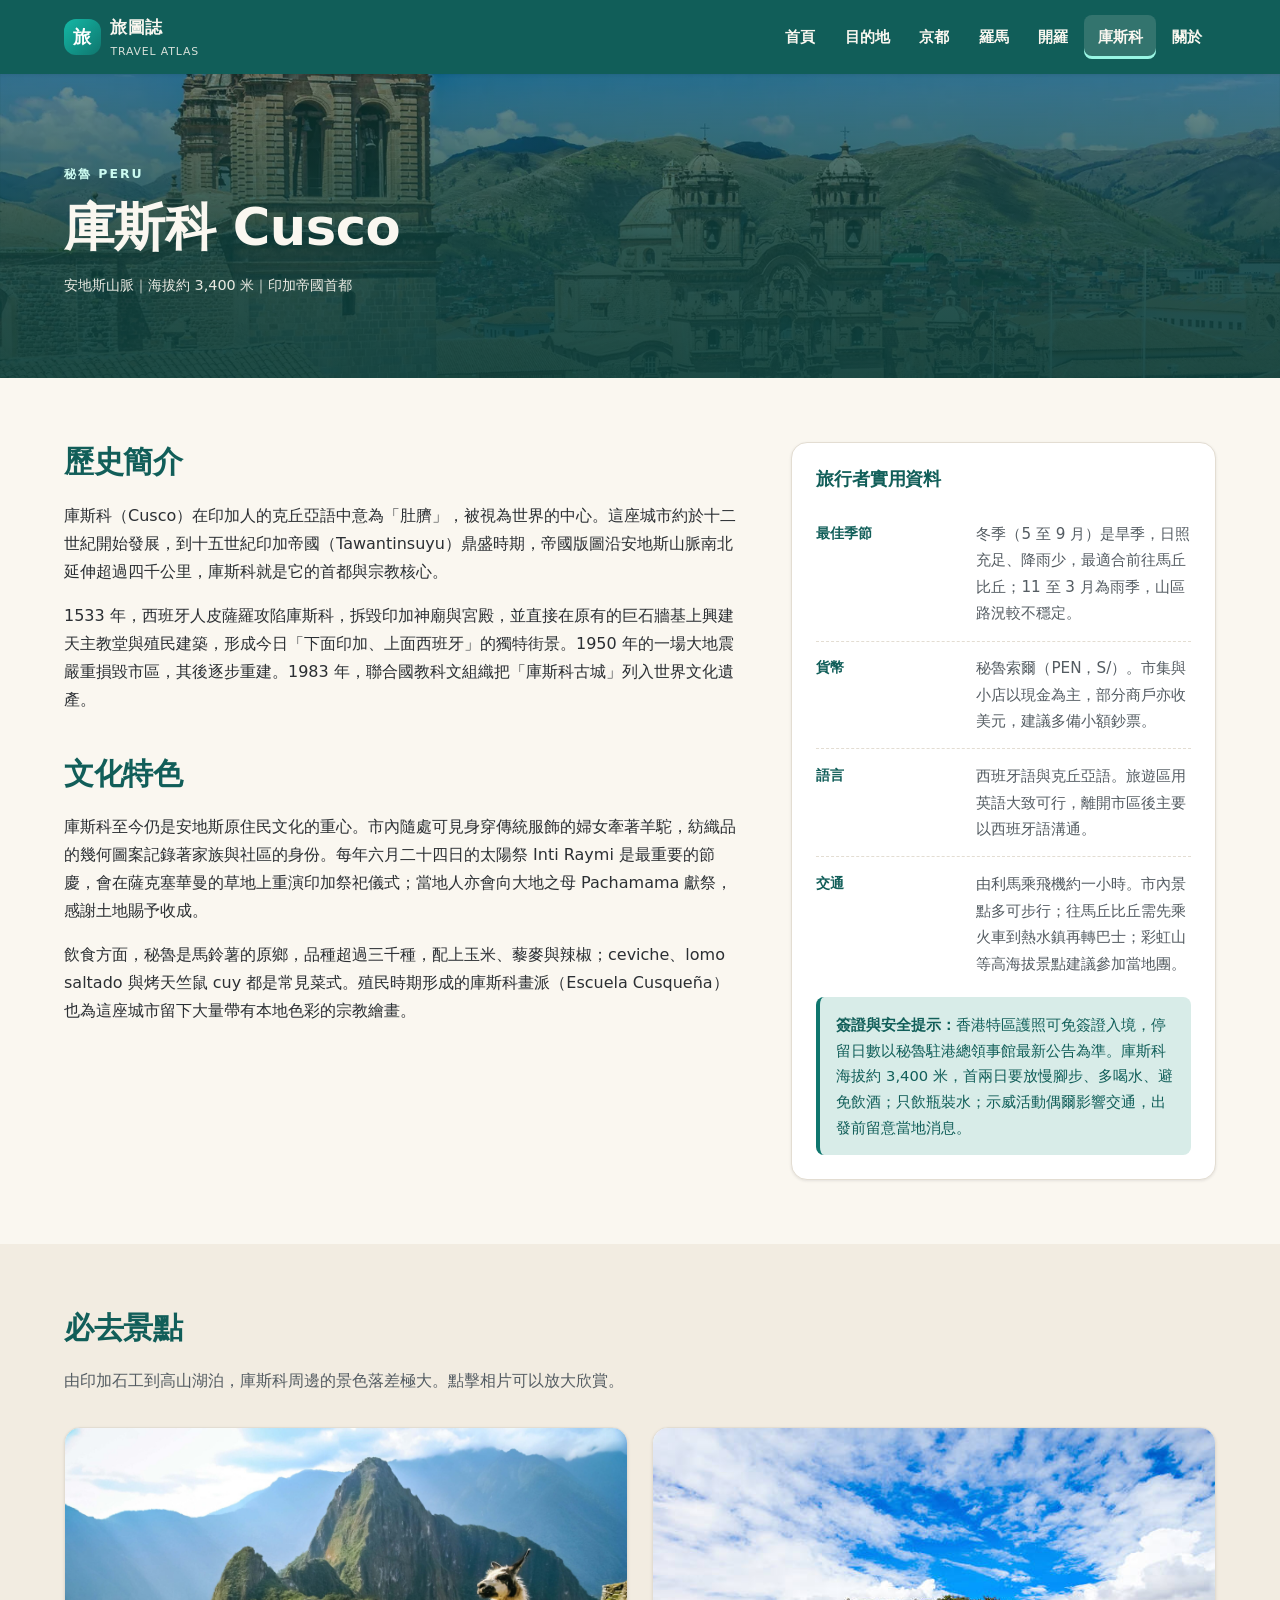
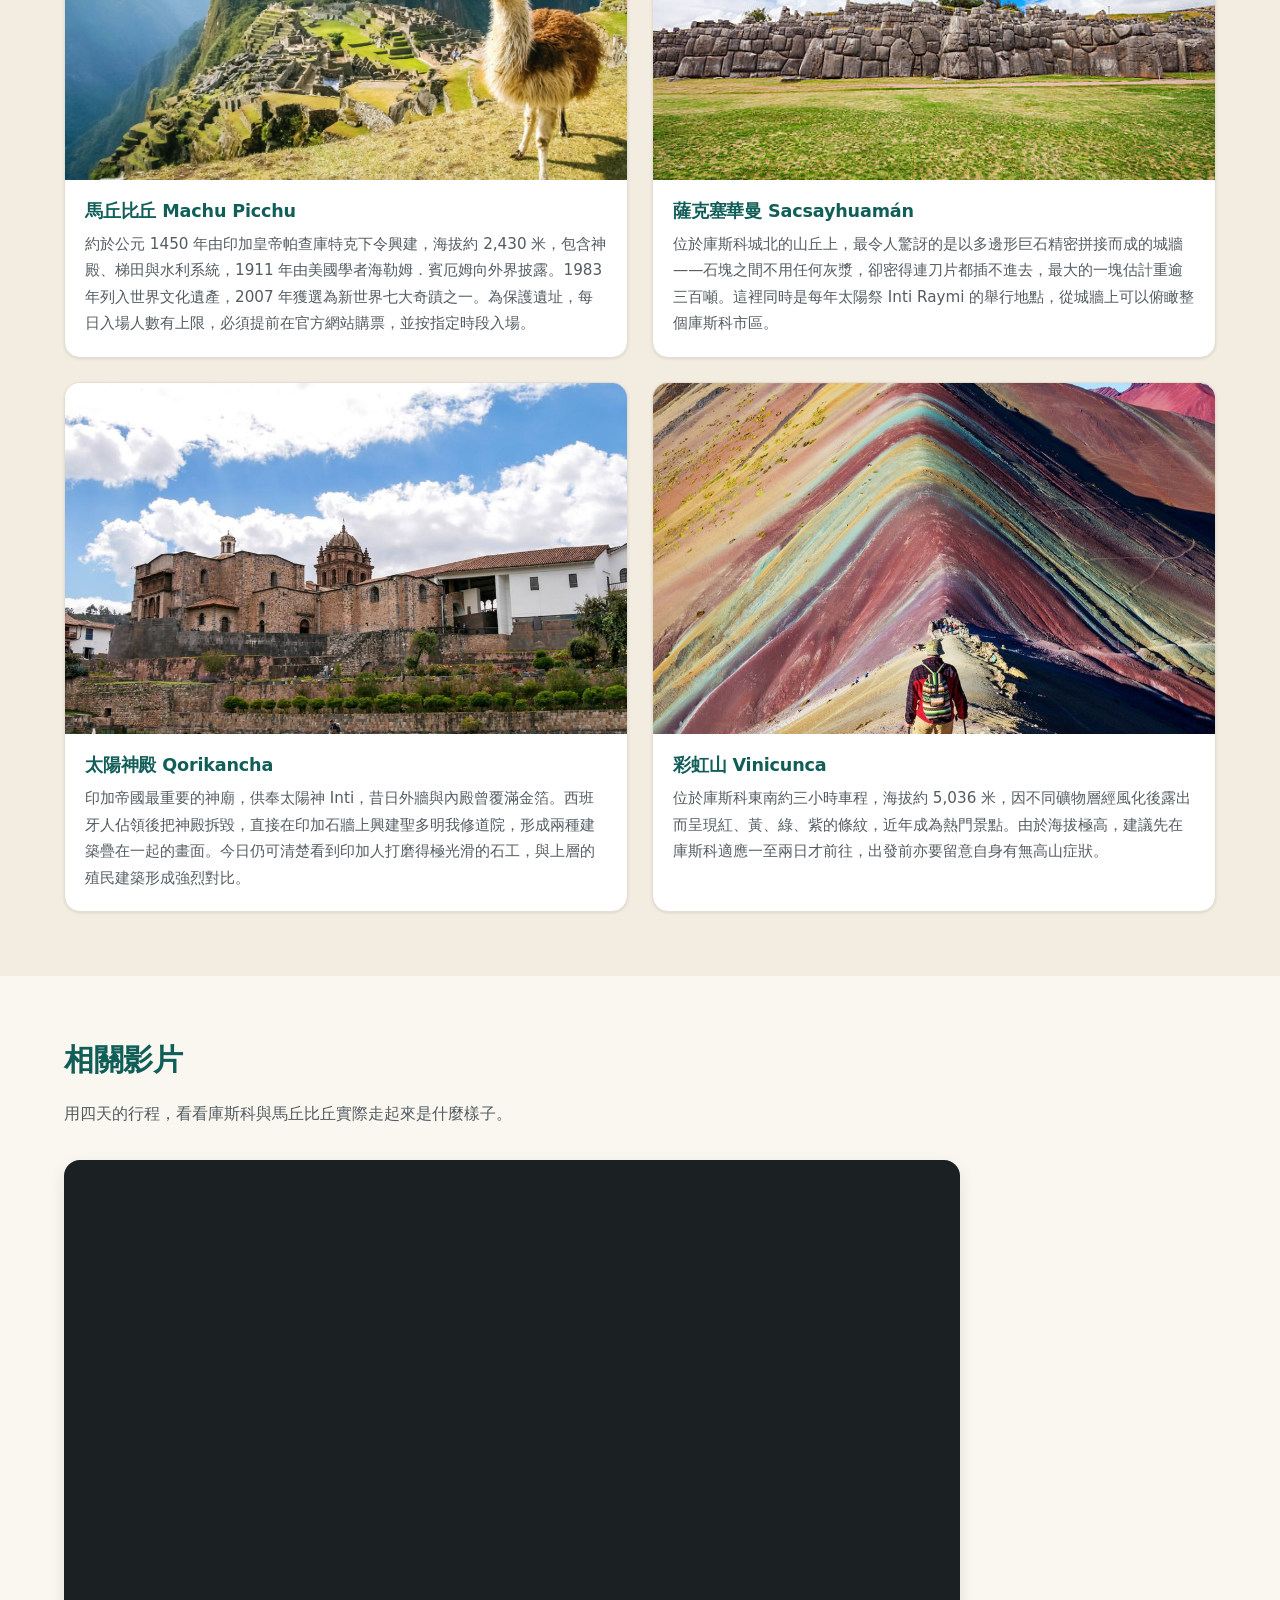
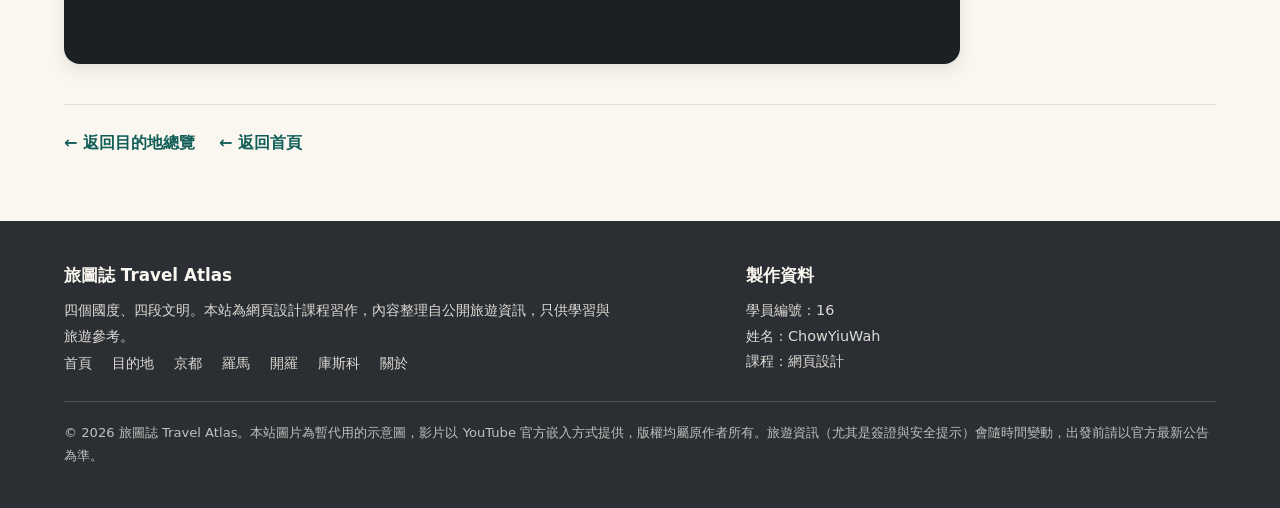
<file: cusco.html>
<!DOCTYPE html>
<html lang="zh-HK">
<head>
  <meta charset="UTF-8">
  <meta name="viewport" content="width=device-width, initial-scale=1">
  <meta name="description" content="秘魯庫斯科旅遊介紹：印加帝國的歷史、安地斯原住民文化、馬丘比丘與薩克塞華曼等必去景點，以及最佳季節、貨幣、交通、高山症與簽證提示。">
  <title>庫斯科 Cusco（秘魯）｜旅圖誌 Travel Atlas</title>
  <link rel="stylesheet" href="css/style.css">
  <script src="js/script.js" defer></script>
</head>
<body>

  <!-- ===== 頁首：標誌與主導覽列 ===== -->
  <header class="site-header">
    <div class="container header-inner">
      <a class="logo" href="index.html">
        <span class="logo-mark" aria-hidden="true">旅</span>
        <span class="logo-text">旅圖誌<span class="logo-sub">TRAVEL ATLAS</span></span>
      </a>

      <button class="nav-toggle" type="button" aria-controls="primary-nav" aria-expanded="false" aria-label="開啟或收起主導覽列">
        <span class="nav-toggle-bar" aria-hidden="true"></span>
        <span class="nav-toggle-bar" aria-hidden="true"></span>
        <span class="nav-toggle-bar" aria-hidden="true"></span>
      </button>

      <nav class="site-nav" id="primary-nav" aria-label="主導覽列">
        <ul class="nav-list">
          <li><a class="nav-link" href="index.html">首頁</a></li>
          <li><a class="nav-link" href="destinations.html">目的地</a></li>
          <li><a class="nav-link" href="kyoto.html">京都</a></li>
          <li><a class="nav-link" href="rome.html">羅馬</a></li>
          <li><a class="nav-link" href="cairo.html">開羅</a></li>
          <li><a class="nav-link is-active" href="cusco.html" aria-current="page">庫斯科</a></li>
          <li><a class="nav-link" href="about.html">關於</a></li>
        </ul>
      </nav>
    </div>
  </header>

  <main id="main">

    <!-- ===== 地點代表圖 ===== -->
    <section class="hero hero--page">
      <img class="hero-media" src="images/cusco-hero.jpg" alt="庫斯科古城的紅瓦屋頂與背後的安地斯山脈" width="1600" height="900">
      <div class="container hero-inner">
        <p class="hero-eyebrow">秘魯 PERU</p>
        <h1 class="hero-title">庫斯科 Cusco</h1>
        <p class="hero-meta">安地斯山脈｜海拔約 3,400 米｜印加帝國首都</p>
      </div>
    </section>

    <!-- ===== 歷史與文化＋實用資料 ===== -->
    <section class="section">
      <div class="container">
        <div class="detail-grid">

          <div class="detail-main">
            <h2 class="section-title">歷史簡介</h2>
            <div class="prose">
              <p>庫斯科（Cusco）在印加人的克丘亞語中意為「肚臍」，被視為世界的中心。這座城市約於十二世紀開始發展，到十五世紀印加帝國（Tawantinsuyu）鼎盛時期，帝國版圖沿安地斯山脈南北延伸超過四千公里，庫斯科就是它的首都與宗教核心。</p>
              <p>1533 年，西班牙人皮薩羅攻陷庫斯科，拆毀印加神廟與宮殿，並直接在原有的巨石牆基上興建天主教堂與殖民建築，形成今日「下面印加、上面西班牙」的獨特街景。1950 年的一場大地震嚴重損毀市區，其後逐步重建。1983 年，聯合國教科文組織把「庫斯科古城」列入世界文化遺產。</p>
            </div>

            <h2 class="section-title">文化特色</h2>
            <div class="prose">
              <p>庫斯科至今仍是安地斯原住民文化的重心。市內隨處可見身穿傳統服飾的婦女牽著羊駝，紡織品的幾何圖案記錄著家族與社區的身份。每年六月二十四日的太陽祭 Inti Raymi 是最重要的節慶，會在薩克塞華曼的草地上重演印加祭祀儀式；當地人亦會向大地之母 Pachamama 獻祭，感謝土地賜予收成。</p>
              <p>飲食方面，秘魯是馬鈴薯的原鄉，品種超過三千種，配上玉米、藜麥與辣椒；ceviche、lomo saltado 與烤天竺鼠 cuy 都是常見菜式。殖民時期形成的庫斯科畫派（Escuela Cusqueña）也為這座城市留下大量帶有本地色彩的宗教繪畫。</p>
            </div>
          </div>

          <aside class="info-panel" aria-labelledby="cusco-practical">
            <h2 class="panel-title" id="cusco-practical">旅行者實用資料</h2>
            <dl class="info-list">
              <div class="info-item">
                <dt class="info-term">最佳季節</dt>
                <dd class="info-desc">冬季（5 至 9 月）是旱季，日照充足、降雨少，最適合前往馬丘比丘；11 至 3 月為雨季，山區路況較不穩定。</dd>
              </div>
              <div class="info-item">
                <dt class="info-term">貨幣</dt>
                <dd class="info-desc">秘魯索爾（PEN，S/）。市集與小店以現金為主，部分商戶亦收美元，建議多備小額鈔票。</dd>
              </div>
              <div class="info-item">
                <dt class="info-term">語言</dt>
                <dd class="info-desc">西班牙語與克丘亞語。旅遊區用英語大致可行，離開市區後主要以西班牙語溝通。</dd>
              </div>
              <div class="info-item">
                <dt class="info-term">交通</dt>
                <dd class="info-desc">由利馬乘飛機約一小時。市內景點多可步行；往馬丘比丘需先乘火車到熱水鎮再轉巴士；彩虹山等高海拔景點建議參加當地團。</dd>
              </div>
            </dl>
            <div class="notice">
              <p><strong>簽證與安全提示：</strong>香港特區護照可免簽證入境，停留日數以秘魯駐港總領事館最新公告為準。庫斯科海拔約 3,400 米，首兩日要放慢腳步、多喝水、避免飲酒；只飲瓶裝水；示威活動偶爾影響交通，出發前留意當地消息。</p>
            </div>
          </aside>

        </div>
      </div>
    </section>

    <!-- ===== 景點介紹（點擊相片可放大） ===== -->
    <section class="section section--alt">
      <div class="container">
        <h2 class="section-title">必去景點</h2>
        <p class="section-lead">由印加石工到高山湖泊，庫斯科周邊的景色落差極大。點擊相片可以放大欣賞。</p>

        <div class="spot-grid">

          <article class="spot">
            <div class="spot-media">
              <button class="lightbox-trigger" type="button" data-lightbox-src="images/cusco-spot-1.jpg" data-lightbox-caption="馬丘比丘的梯田與山脊遺址">
                <img class="spot-img" src="images/cusco-spot-1.jpg" alt="馬丘比丘的層層梯田與建在山脊上的印加遺址" width="800" height="600">
              </button>
            </div>
            <div class="spot-body">
              <h3 class="spot-title">馬丘比丘 Machu Picchu</h3>
              <p>約於公元 1450 年由印加皇帝帕查庫特克下令興建，海拔約 2,430 米，包含神殿、梯田與水利系統，1911 年由美國學者海勒姆．賓厄姆向外界披露。1983 年列入世界文化遺產，2007 年獲選為新世界七大奇蹟之一。為保護遺址，每日入場人數有上限，必須提前在官方網站購票，並按指定時段入場。</p>
            </div>
          </article>

          <article class="spot">
            <div class="spot-media">
              <button class="lightbox-trigger" type="button" data-lightbox-src="images/cusco-spot-2.jpg" data-lightbox-caption="薩克塞華曼以多邊形巨石拼接而成的城牆">
                <img class="spot-img" src="images/cusco-spot-2.jpg" alt="薩克塞華曼由多邊形巨石緊密拼接而成的鋸齒狀城牆" width="800" height="600">
              </button>
            </div>
            <div class="spot-body">
              <h3 class="spot-title">薩克塞華曼 Sacsayhuamán</h3>
              <p>位於庫斯科城北的山丘上，最令人驚訝的是以多邊形巨石精密拼接而成的城牆——石塊之間不用任何灰漿，卻密得連刀片都插不進去，最大的一塊估計重逾三百噸。這裡同時是每年太陽祭 Inti Raymi 的舉行地點，從城牆上可以俯瞰整個庫斯科市區。</p>
            </div>
          </article>

          <article class="spot">
            <div class="spot-media">
              <button class="lightbox-trigger" type="button" data-lightbox-src="images/cusco-spot-3.jpg" data-lightbox-caption="太陽神殿的印加石牆與上層的殖民建築">
                <img class="spot-img" src="images/cusco-spot-3.jpg" alt="太陽神殿的印加石牆與建在其上的西班牙殖民修道院" width="800" height="600">
              </button>
            </div>
            <div class="spot-body">
              <h3 class="spot-title">太陽神殿 Qorikancha</h3>
              <p>印加帝國最重要的神廟，供奉太陽神 Inti，昔日外牆與內殿曾覆滿金箔。西班牙人佔領後把神殿拆毀，直接在印加石牆上興建聖多明我修道院，形成兩種建築疊在一起的畫面。今日仍可清楚看到印加人打磨得極光滑的石工，與上層的殖民建築形成強烈對比。</p>
            </div>
          </article>

          <article class="spot">
            <div class="spot-media">
              <button class="lightbox-trigger" type="button" data-lightbox-src="images/cusco-spot-4.jpg" data-lightbox-caption="彩虹山因礦物層形成的彩色條紋">
                <img class="spot-img" src="images/cusco-spot-4.jpg" alt="彩虹山山坡上由礦物層形成的紅黃綠紫彩色條紋" width="800" height="600">
              </button>
            </div>
            <div class="spot-body">
              <h3 class="spot-title">彩虹山 Vinicunca</h3>
              <p>位於庫斯科東南約三小時車程，海拔約 5,036 米，因不同礦物層經風化後露出而呈現紅、黃、綠、紫的條紋，近年成為熱門景點。由於海拔極高，建議先在庫斯科適應一至兩日才前往，出發前亦要留意自身有無高山症狀。</p>
            </div>
          </article>

        </div>
      </div>
    </section>

    <!-- ===== 相關影片與返回連結 ===== -->
    <section class="section">
      <div class="container">
        <h2 class="section-title">相關影片</h2>
        <p class="section-lead">用四天的行程，看看庫斯科與馬丘比丘實際走起來是什麼樣子。</p>
        <div class="video-embed">
          <iframe src="https://www.youtube-nocookie.com/embed/guKtcK6MrLo" title="庫斯科旅遊影片：庫斯科與馬丘比丘四天行程 4K 指南" loading="lazy" allow="accelerometer; clipboard-write; encrypted-media; gyroscope; picture-in-picture; web-share" referrerpolicy="strict-origin-when-cross-origin" allowfullscreen></iframe>
        </div>

        <nav class="page-nav" aria-label="頁面導覽">
          <a href="destinations.html">&larr; 返回目的地總覽</a>
          <a href="index.html">&larr; 返回首頁</a>
        </nav>
      </div>
    </section>

  </main>

  <!-- ===== 頁尾 ===== -->
  <footer class="site-footer">
    <div class="container footer-inner">
      <div>
        <p class="footer-brand">旅圖誌 Travel Atlas</p>
        <p class="footer-text">四個國度、四段文明。本站為網頁設計課程習作，內容整理自公開旅遊資訊，只供學習與旅遊參考。</p>
        <ul class="footer-nav">
          <li><a href="index.html">首頁</a></li>
          <li><a href="destinations.html">目的地</a></li>
          <li><a href="kyoto.html">京都</a></li>
          <li><a href="rome.html">羅馬</a></li>
          <li><a href="cairo.html">開羅</a></li>
          <li><a href="cusco.html">庫斯科</a></li>
          <li><a href="about.html">關於</a></li>
        </ul>
      </div>
      <div>
        <p class="footer-brand">製作資料</p>
        <p class="footer-text">學員編號：16<br>姓名：ChowYiuWah<br>課程：網頁設計</p>
      </div>
      <p class="footer-disclaimer">&copy; 2026 旅圖誌 Travel Atlas。本站圖片為暫代用的示意圖，影片以 YouTube 官方嵌入方式提供，版權均屬原作者所有。旅遊資訊（尤其是簽證與安全提示）會隨時間變動，出發前請以官方最新公告為準。</p>
    </div>
  </footer>

  <!-- 返回頂部按鈕 -->
  <button class="back-to-top" id="back-to-top" type="button" hidden>
    <span aria-hidden="true">&uarr;</span>
    <span class="visually-hidden">返回頁面頂部</span>
  </button>

  <!-- ===== 圖片 Lightbox ===== -->
  <div class="lightbox" id="lightbox" hidden>
    <button class="lightbox-close" id="lightbox-close" type="button">
      <span aria-hidden="true">&times;</span>
      <span class="visually-hidden">關閉放大圖片</span>
    </button>
    <figure class="lightbox-figure">
      <img class="lightbox-img" id="lightbox-img" src="images/cusco-spot-1.jpg" alt="馬丘比丘的層層梯田與建在山脊上的印加遺址" width="800" height="600">
      <figcaption class="lightbox-caption" id="lightbox-caption">馬丘比丘的梯田與山脊遺址</figcaption>
    </figure>
  </div>

</body>
</html>
</file>
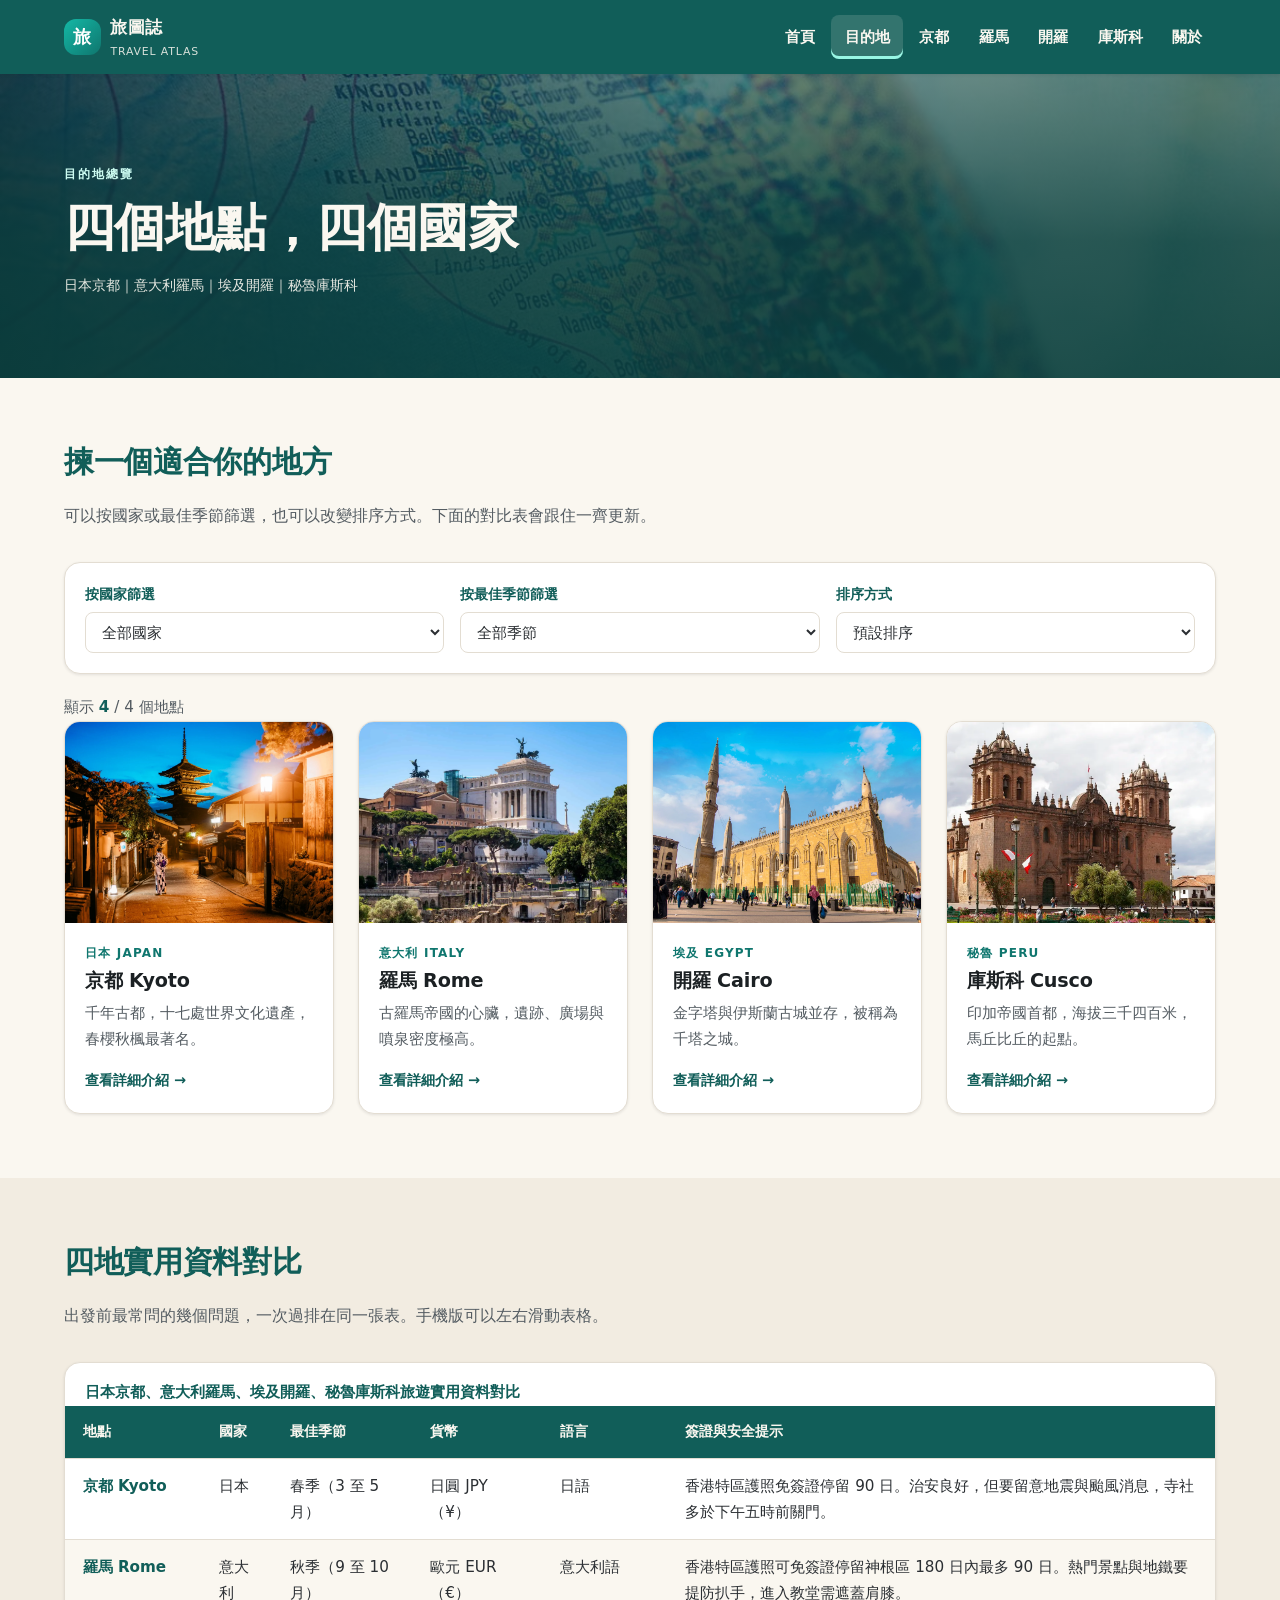
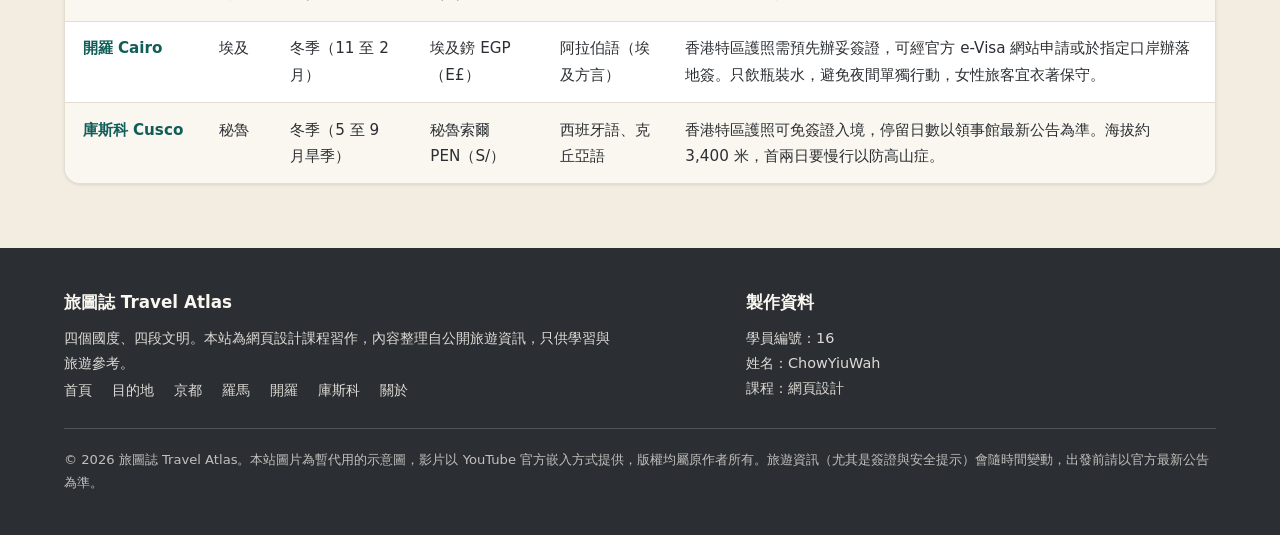
<file: destinations.html>
<!DOCTYPE html>
<html lang="zh-HK">
<head>
  <meta charset="UTF-8">
  <meta name="viewport" content="width=device-width, initial-scale=1">
  <meta name="description" content="比較日本京都、意大利羅馬、埃及開羅、秘魯庫斯科四個旅遊地點的國家、最佳季節、貨幣、語言與簽證安全提示，並可用篩選與排序快速找出適合你的目的地。">
  <title>目的地總覽｜旅圖誌 Travel Atlas</title>
  <link rel="stylesheet" href="css/style.css">
  <script src="js/script.js" defer></script>
</head>
<body>

  <!-- ===== 頁首：標誌與主導覽列 ===== -->
  <header class="site-header">
    <div class="container header-inner">
      <a class="logo" href="index.html">
        <span class="logo-mark" aria-hidden="true">旅</span>
        <span class="logo-text">旅圖誌<span class="logo-sub">TRAVEL ATLAS</span></span>
      </a>

      <button class="nav-toggle" type="button" aria-controls="primary-nav" aria-expanded="false" aria-label="開啟或收起主導覽列">
        <span class="nav-toggle-bar" aria-hidden="true"></span>
        <span class="nav-toggle-bar" aria-hidden="true"></span>
        <span class="nav-toggle-bar" aria-hidden="true"></span>
      </button>

      <nav class="site-nav" id="primary-nav" aria-label="主導覽列">
        <ul class="nav-list">
          <li><a class="nav-link" href="index.html">首頁</a></li>
          <li><a class="nav-link is-active" href="destinations.html" aria-current="page">目的地</a></li>
          <li><a class="nav-link" href="kyoto.html">京都</a></li>
          <li><a class="nav-link" href="rome.html">羅馬</a></li>
          <li><a class="nav-link" href="cairo.html">開羅</a></li>
          <li><a class="nav-link" href="cusco.html">庫斯科</a></li>
          <li><a class="nav-link" href="about.html">關於</a></li>
        </ul>
      </nav>
    </div>
  </header>

  <main id="main">

    <!-- ===== 頁面標題區 ===== -->
    <section class="hero hero--page">
      <img class="hero-media" src="images/index-hero.jpg" alt="攤開的旅遊地圖與指南針，象徵規劃旅程" width="1600" height="900">
      <div class="container hero-inner">
        <p class="hero-eyebrow">目的地總覽</p>
        <h1 class="hero-title">四個地點，四個國家</h1>
        <p class="hero-meta">日本京都｜意大利羅馬｜埃及開羅｜秘魯庫斯科</p>
      </div>
    </section>

    <!-- ===== 篩選、排序與地點卡片 ===== -->
    <section class="section">
      <div class="container">
        <h2 class="section-title">揀一個適合你的地方</h2>
        <p class="section-lead">可以按國家或最佳季節篩選，也可以改變排序方式。下面的對比表會跟住一齊更新。</p>

        <!-- 篩選與排序工具列 -->
        <div class="filter-bar">
          <div class="filter-field">
            <label class="filter-label" for="filter-country">按國家篩選</label>
            <select class="select" id="filter-country" name="country">
              <option value="all">全部國家</option>
              <option value="日本">日本</option>
              <option value="意大利">意大利</option>
              <option value="埃及">埃及</option>
              <option value="秘魯">秘魯</option>
            </select>
          </div>

          <div class="filter-field">
            <label class="filter-label" for="filter-season">按最佳季節篩選</label>
            <select class="select" id="filter-season" name="season">
              <option value="all">全部季節</option>
              <option value="春季">春季</option>
              <option value="秋季">秋季</option>
              <option value="冬季">冬季</option>
            </select>
          </div>

          <div class="filter-field">
            <label class="filter-label" for="sort-by">排序方式</label>
            <select class="select" id="sort-by" name="sort">
              <option value="default">預設排序</option>
              <option value="name">地點名稱 A 至 Z</option>
              <option value="country">國家 A 至 Z</option>
              <option value="season">最佳季節</option>
            </select>
          </div>
        </div>

        <!-- 篩選結果計數，JavaScript 會即時更新 -->
        <p class="filter-status" id="filter-status" role="status" aria-live="polite">顯示 <strong>4</strong> / 4 個地點</p>

        <!-- 四個地點的總覽卡片，data-* 屬性供 JavaScript 篩選及排序使用 -->
        <div class="card-grid" data-destination-grid>

          <article class="card" data-destination="kyoto" data-country="日本" data-country-en="Japan" data-season="春季" data-season-order="1" data-name-en="Kyoto">
            <a class="card-link" href="kyoto.html">
              <div class="card-media">
                <img class="card-img" src="images/index-card-kyoto.jpg" alt="京都的傳統木造街道與寺院屋簷" width="800" height="600">
              </div>
              <div class="card-body">
                <p class="card-eyebrow">日本 JAPAN</p>
                <h3 class="card-title">京都 Kyoto</h3>
                <p class="card-text">千年古都，十七處世界文化遺產，春櫻秋楓最著名。</p>
                <span class="card-cta">查看詳細介紹</span>
              </div>
            </a>
          </article>

          <article class="card" data-destination="rome" data-country="意大利" data-country-en="Italy" data-season="秋季" data-season-order="2" data-name-en="Rome">
            <a class="card-link" href="rome.html">
              <div class="card-media">
                <img class="card-img" src="images/index-card-rome.jpg" alt="羅馬競技場的古老石造外牆" width="800" height="600">
              </div>
              <div class="card-body">
                <p class="card-eyebrow">意大利 ITALY</p>
                <h3 class="card-title">羅馬 Rome</h3>
                <p class="card-text">古羅馬帝國的心臟，遺跡、廣場與噴泉密度極高。</p>
                <span class="card-cta">查看詳細介紹</span>
              </div>
            </a>
          </article>

          <article class="card" data-destination="cairo" data-country="埃及" data-country-en="Egypt" data-season="冬季" data-season-order="3" data-name-en="Cairo">
            <a class="card-link" href="cairo.html">
              <div class="card-media">
                <img class="card-img" src="images/index-card-cairo.jpg" alt="開羅市郊的吉薩金字塔與沙漠" width="800" height="600">
              </div>
              <div class="card-body">
                <p class="card-eyebrow">埃及 EGYPT</p>
                <h3 class="card-title">開羅 Cairo</h3>
                <p class="card-text">金字塔與伊斯蘭古城並存，被稱為千塔之城。</p>
                <span class="card-cta">查看詳細介紹</span>
              </div>
            </a>
          </article>

          <article class="card" data-destination="cusco" data-country="秘魯" data-country-en="Peru" data-season="冬季" data-season-order="3" data-name-en="Cusco">
            <a class="card-link" href="cusco.html">
              <div class="card-media">
                <img class="card-img" src="images/index-card-cusco.jpg" alt="庫斯科古城的紅瓦屋頂與安地斯山脈" width="800" height="600">
              </div>
              <div class="card-body">
                <p class="card-eyebrow">秘魯 PERU</p>
                <h3 class="card-title">庫斯科 Cusco</h3>
                <p class="card-text">印加帝國首都，海拔三千四百米，馬丘比丘的起點。</p>
                <span class="card-cta">查看詳細介紹</span>
              </div>
            </a>
          </article>

        </div>

        <!-- 篩選後一個地點都沒有時才顯示 -->
        <p class="empty-state" id="empty-state" hidden>沒有符合條件的地點</p>
      </div>
    </section>

    <!-- ===== 四地對比表 ===== -->
    <section class="section section--alt">
      <div class="container">
        <h2 class="section-title">四地實用資料對比</h2>
        <p class="section-lead">出發前最常問的幾個問題，一次過排在同一張表。手機版可以左右滑動表格。</p>

        <div class="table-wrap">
          <table class="comparison-table" data-comparison-table>
            <caption>日本京都、意大利羅馬、埃及開羅、秘魯庫斯科旅遊實用資料對比</caption>
            <thead>
              <tr>
                <th scope="col">地點</th>
                <th scope="col">國家</th>
                <th scope="col">最佳季節</th>
                <th scope="col">貨幣</th>
                <th scope="col">語言</th>
                <th scope="col">簽證與安全提示</th>
              </tr>
            </thead>
            <tbody>
              <tr data-destination="kyoto">
                <th scope="row">京都 Kyoto</th>
                <td>日本</td>
                <td>春季（3 至 5 月）</td>
                <td>日圓 JPY（&yen;）</td>
                <td>日語</td>
                <td>香港特區護照免簽證停留 90 日。治安良好，但要留意地震與颱風消息，寺社多於下午五時前關門。</td>
              </tr>
              <tr data-destination="rome">
                <th scope="row">羅馬 Rome</th>
                <td>意大利</td>
                <td>秋季（9 至 10 月）</td>
                <td>歐元 EUR（&euro;）</td>
                <td>意大利語</td>
                <td>香港特區護照可免簽證停留神根區 180 日內最多 90 日。熱門景點與地鐵要提防扒手，進入教堂需遮蓋肩膝。</td>
              </tr>
              <tr data-destination="cairo">
                <th scope="row">開羅 Cairo</th>
                <td>埃及</td>
                <td>冬季（11 至 2 月）</td>
                <td>埃及鎊 EGP（E&pound;）</td>
                <td>阿拉伯語（埃及方言）</td>
                <td>香港特區護照需預先辦妥簽證，可經官方 e-Visa 網站申請或於指定口岸辦落地簽。只飲瓶裝水，避免夜間單獨行動，女性旅客宜衣著保守。</td>
              </tr>
              <tr data-destination="cusco">
                <th scope="row">庫斯科 Cusco</th>
                <td>秘魯</td>
                <td>冬季（5 至 9 月旱季）</td>
                <td>秘魯索爾 PEN（S/）</td>
                <td>西班牙語、克丘亞語</td>
                <td>香港特區護照可免簽證入境，停留日數以領事館最新公告為準。海拔約 3,400 米，首兩日要慢行以防高山症。</td>
              </tr>
            </tbody>
          </table>
        </div>
      </div>
    </section>

  </main>

  <!-- ===== 頁尾 ===== -->
  <footer class="site-footer">
    <div class="container footer-inner">
      <div>
        <p class="footer-brand">旅圖誌 Travel Atlas</p>
        <p class="footer-text">四個國度、四段文明。本站為網頁設計課程習作，內容整理自公開旅遊資訊，只供學習與旅遊參考。</p>
        <ul class="footer-nav">
          <li><a href="index.html">首頁</a></li>
          <li><a href="destinations.html">目的地</a></li>
          <li><a href="kyoto.html">京都</a></li>
          <li><a href="rome.html">羅馬</a></li>
          <li><a href="cairo.html">開羅</a></li>
          <li><a href="cusco.html">庫斯科</a></li>
          <li><a href="about.html">關於</a></li>
        </ul>
      </div>
      <div>
        <p class="footer-brand">製作資料</p>
        <p class="footer-text">學員編號：16<br>姓名：ChowYiuWah<br>課程：網頁設計</p>
      </div>
      <p class="footer-disclaimer">&copy; 2026 旅圖誌 Travel Atlas。本站圖片為暫代用的示意圖，影片以 YouTube 官方嵌入方式提供，版權均屬原作者所有。旅遊資訊（尤其是簽證與安全提示）會隨時間變動，出發前請以官方最新公告為準。</p>
    </div>
  </footer>

  <!-- 返回頂部按鈕 -->
  <button class="back-to-top" id="back-to-top" type="button" hidden>
    <span aria-hidden="true">&uarr;</span>
    <span class="visually-hidden">返回頁面頂部</span>
  </button>

</body>
</html>
</file>
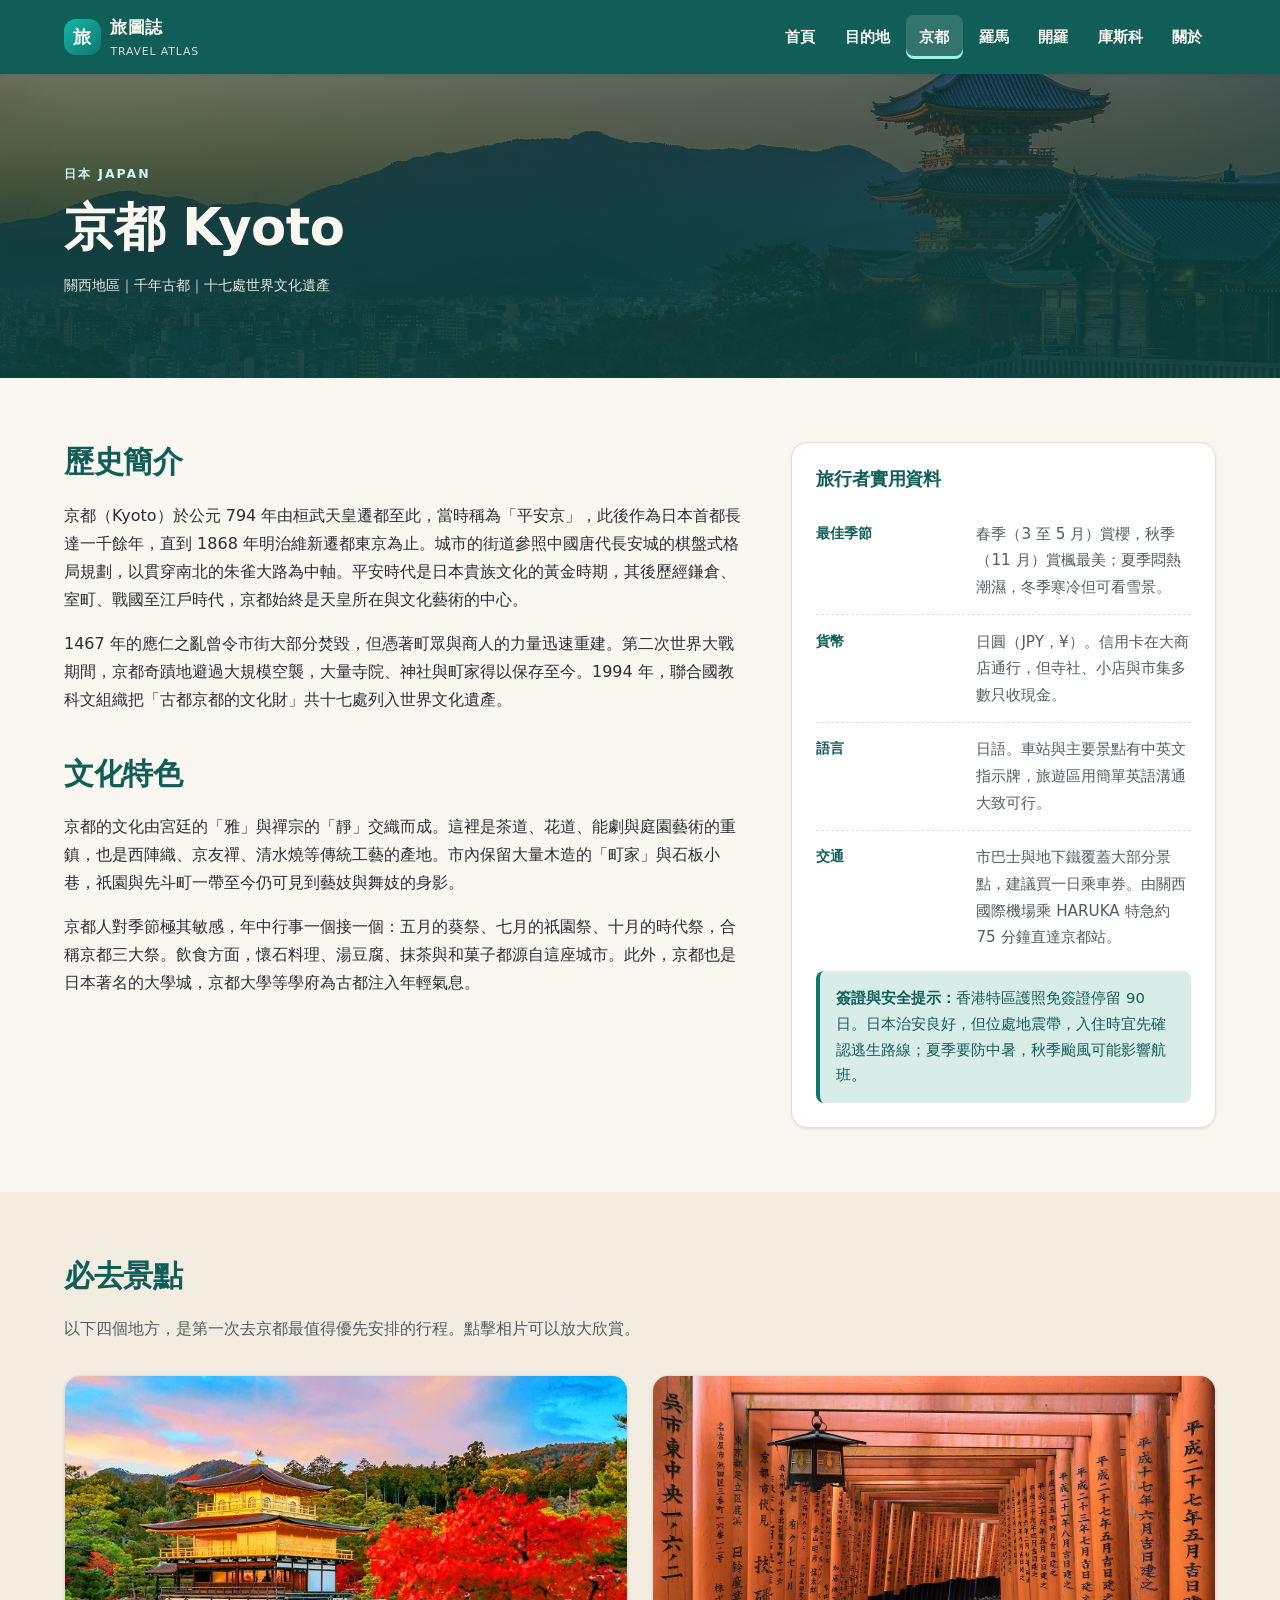
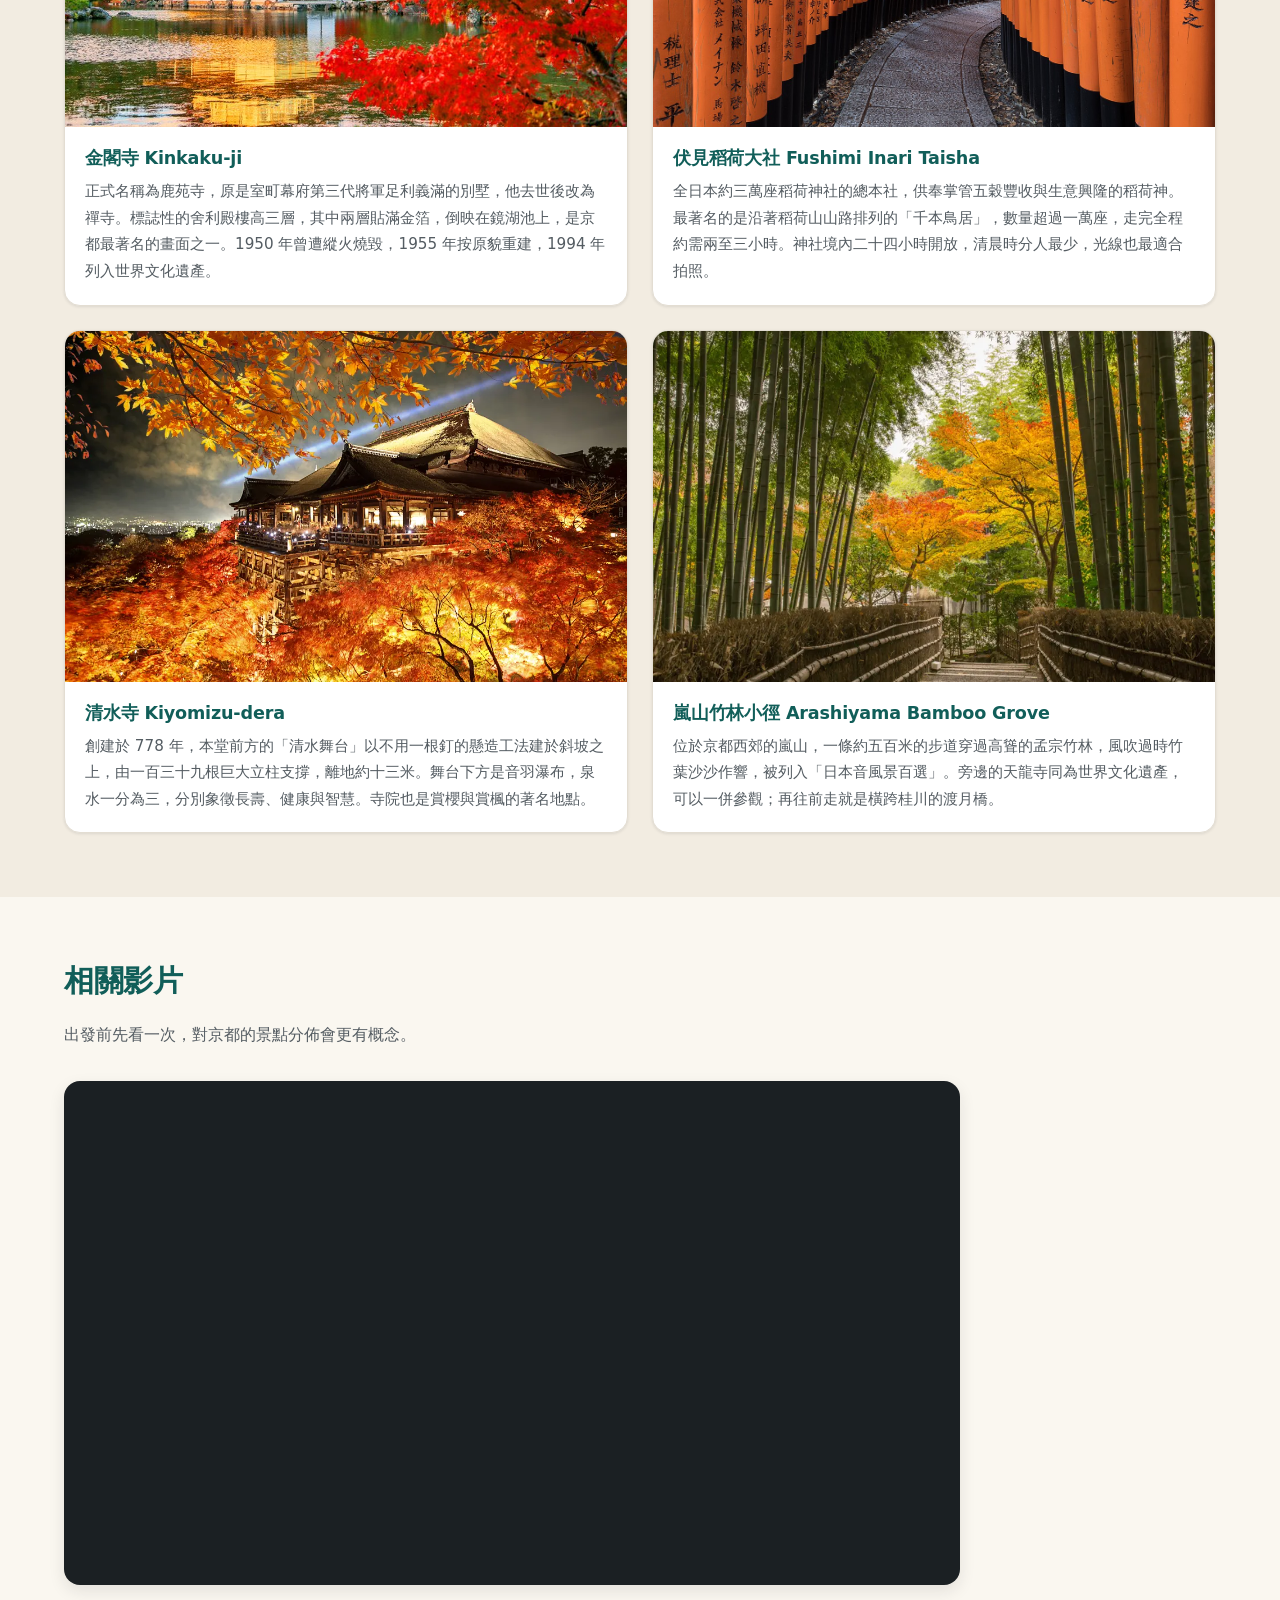
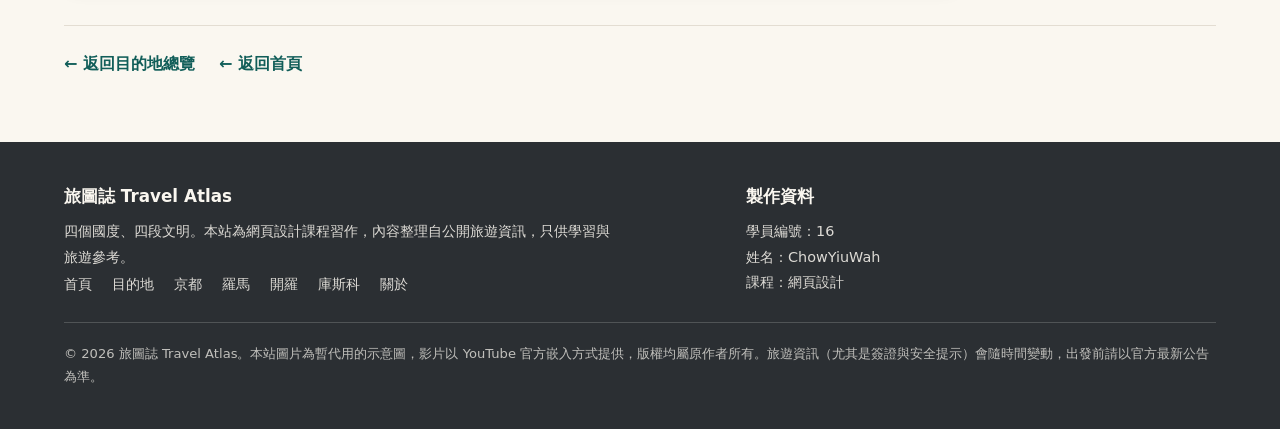
<file: kyoto.html>
<!DOCTYPE html>
<html lang="zh-HK">
<head>
  <meta charset="UTF-8">
  <meta name="viewport" content="width=device-width, initial-scale=1">
  <meta name="description" content="日本京都旅遊介紹：千年古都的歷史、茶道與町家文化、金閣寺與伏見稻荷大社等必去景點，以及最佳季節、貨幣、交通與簽證提示。">
  <title>京都 Kyoto（日本）｜旅圖誌 Travel Atlas</title>
  <link rel="stylesheet" href="css/style.css">
  <script src="js/script.js" defer></script>
</head>
<body>

  <!-- ===== 頁首：標誌與主導覽列 ===== -->
  <header class="site-header">
    <div class="container header-inner">
      <a class="logo" href="index.html">
        <span class="logo-mark" aria-hidden="true">旅</span>
        <span class="logo-text">旅圖誌<span class="logo-sub">TRAVEL ATLAS</span></span>
      </a>

      <button class="nav-toggle" type="button" aria-controls="primary-nav" aria-expanded="false" aria-label="開啟或收起主導覽列">
        <span class="nav-toggle-bar" aria-hidden="true"></span>
        <span class="nav-toggle-bar" aria-hidden="true"></span>
        <span class="nav-toggle-bar" aria-hidden="true"></span>
      </button>

      <nav class="site-nav" id="primary-nav" aria-label="主導覽列">
        <ul class="nav-list">
          <li><a class="nav-link" href="index.html">首頁</a></li>
          <li><a class="nav-link" href="destinations.html">目的地</a></li>
          <li><a class="nav-link is-active" href="kyoto.html" aria-current="page">京都</a></li>
          <li><a class="nav-link" href="rome.html">羅馬</a></li>
          <li><a class="nav-link" href="cairo.html">開羅</a></li>
          <li><a class="nav-link" href="cusco.html">庫斯科</a></li>
          <li><a class="nav-link" href="about.html">關於</a></li>
        </ul>
      </nav>
    </div>
  </header>

  <main id="main">

    <!-- ===== 地點代表圖 ===== -->
    <section class="hero hero--page">
      <img class="hero-media" src="images/kyoto-hero.jpg" alt="京都清水寺的木造舞台與周邊的紅葉山景" width="1600" height="900">
      <div class="container hero-inner">
        <p class="hero-eyebrow">日本 JAPAN</p>
        <h1 class="hero-title">京都 Kyoto</h1>
        <p class="hero-meta">關西地區｜千年古都｜十七處世界文化遺產</p>
      </div>
    </section>

    <!-- ===== 歷史與文化＋實用資料 ===== -->
    <section class="section">
      <div class="container">
        <div class="detail-grid">

          <div class="detail-main">
            <h2 class="section-title">歷史簡介</h2>
            <div class="prose">
              <p>京都（Kyoto）於公元 794 年由桓武天皇遷都至此，當時稱為「平安京」，此後作為日本首都長達一千餘年，直到 1868 年明治維新遷都東京為止。城市的街道參照中國唐代長安城的棋盤式格局規劃，以貫穿南北的朱雀大路為中軸。平安時代是日本貴族文化的黃金時期，其後歷經鎌倉、室町、戰國至江戶時代，京都始終是天皇所在與文化藝術的中心。</p>
              <p>1467 年的應仁之亂曾令市街大部分焚毀，但憑著町眾與商人的力量迅速重建。第二次世界大戰期間，京都奇蹟地避過大規模空襲，大量寺院、神社與町家得以保存至今。1994 年，聯合國教科文組織把「古都京都的文化財」共十七處列入世界文化遺產。</p>
            </div>

            <h2 class="section-title">文化特色</h2>
            <div class="prose">
              <p>京都的文化由宮廷的「雅」與禪宗的「靜」交織而成。這裡是茶道、花道、能劇與庭園藝術的重鎮，也是西陣織、京友禪、清水燒等傳統工藝的產地。市內保留大量木造的「町家」與石板小巷，祇園與先斗町一帶至今仍可見到藝妓與舞妓的身影。</p>
              <p>京都人對季節極其敏感，年中行事一個接一個：五月的葵祭、七月的祇園祭、十月的時代祭，合稱京都三大祭。飲食方面，懷石料理、湯豆腐、抹茶與和菓子都源自這座城市。此外，京都也是日本著名的大學城，京都大學等學府為古都注入年輕氣息。</p>
            </div>
          </div>

          <aside class="info-panel" aria-labelledby="kyoto-practical">
            <h2 class="panel-title" id="kyoto-practical">旅行者實用資料</h2>
            <dl class="info-list">
              <div class="info-item">
                <dt class="info-term">最佳季節</dt>
                <dd class="info-desc">春季（3 至 5 月）賞櫻，秋季（11 月）賞楓最美；夏季悶熱潮濕，冬季寒冷但可看雪景。</dd>
              </div>
              <div class="info-item">
                <dt class="info-term">貨幣</dt>
                <dd class="info-desc">日圓（JPY，&yen;）。信用卡在大商店通行，但寺社、小店與市集多數只收現金。</dd>
              </div>
              <div class="info-item">
                <dt class="info-term">語言</dt>
                <dd class="info-desc">日語。車站與主要景點有中英文指示牌，旅遊區用簡單英語溝通大致可行。</dd>
              </div>
              <div class="info-item">
                <dt class="info-term">交通</dt>
                <dd class="info-desc">市巴士與地下鐵覆蓋大部分景點，建議買一日乘車券。由關西國際機場乘 HARUKA 特急約 75 分鐘直達京都站。</dd>
              </div>
            </dl>
            <div class="notice">
              <p><strong>簽證與安全提示：</strong>香港特區護照免簽證停留 90 日。日本治安良好，但位處地震帶，入住時宜先確認逃生路線；夏季要防中暑，秋季颱風可能影響航班。</p>
            </div>
          </aside>

        </div>
      </div>
    </section>

    <!-- ===== 景點介紹（點擊相片可放大） ===== -->
    <section class="section section--alt">
      <div class="container">
        <h2 class="section-title">必去景點</h2>
        <p class="section-lead">以下四個地方，是第一次去京都最值得優先安排的行程。點擊相片可以放大欣賞。</p>

        <div class="spot-grid">

          <article class="spot">
            <div class="spot-media">
              <button class="lightbox-trigger" type="button" data-lightbox-src="images/kyoto-spot-1.jpg" data-lightbox-caption="金閣寺（鹿苑寺）的舍利殿與鏡湖池倒影">
                <img class="spot-img" src="images/kyoto-spot-1.jpg" alt="金閣寺貼滿金箔的舍利殿，倒映在鏡湖池上" width="800" height="600">
              </button>
            </div>
            <div class="spot-body">
              <h3 class="spot-title">金閣寺 Kinkaku-ji</h3>
              <p>正式名稱為鹿苑寺，原是室町幕府第三代將軍足利義滿的別墅，他去世後改為禪寺。標誌性的舍利殿樓高三層，其中兩層貼滿金箔，倒映在鏡湖池上，是京都最著名的畫面之一。1950 年曾遭縱火燒毀，1955 年按原貌重建，1994 年列入世界文化遺產。</p>
            </div>
          </article>

          <article class="spot">
            <div class="spot-media">
              <button class="lightbox-trigger" type="button" data-lightbox-src="images/kyoto-spot-2.jpg" data-lightbox-caption="伏見稻荷大社沿山而建的千本鳥居">
                <img class="spot-img" src="images/kyoto-spot-2.jpg" alt="伏見稻荷大社沿著山路排列的朱紅色千本鳥居" width="800" height="600">
              </button>
            </div>
            <div class="spot-body">
              <h3 class="spot-title">伏見稻荷大社 Fushimi Inari Taisha</h3>
              <p>全日本約三萬座稻荷神社的總本社，供奉掌管五穀豐收與生意興隆的稻荷神。最著名的是沿著稻荷山山路排列的「千本鳥居」，數量超過一萬座，走完全程約需兩至三小時。神社境內二十四小時開放，清晨時分人最少，光線也最適合拍照。</p>
            </div>
          </article>

          <article class="spot">
            <div class="spot-media">
              <button class="lightbox-trigger" type="button" data-lightbox-src="images/kyoto-spot-3.jpg" data-lightbox-caption="清水寺以懸造工法建成的清水舞台">
                <img class="spot-img" src="images/kyoto-spot-3.jpg" alt="清水寺以巨大木柱支撐的清水舞台，架空在斜坡之上" width="800" height="600">
              </button>
            </div>
            <div class="spot-body">
              <h3 class="spot-title">清水寺 Kiyomizu-dera</h3>
              <p>創建於 778 年，本堂前方的「清水舞台」以不用一根釘的懸造工法建於斜坡之上，由一百三十九根巨大立柱支撐，離地約十三米。舞台下方是音羽瀑布，泉水一分為三，分別象徵長壽、健康與智慧。寺院也是賞櫻與賞楓的著名地點。</p>
            </div>
          </article>

          <article class="spot">
            <div class="spot-media">
              <button class="lightbox-trigger" type="button" data-lightbox-src="images/kyoto-spot-4.jpg" data-lightbox-caption="嵐山竹林小徑中高聳的孟宗竹">
                <img class="spot-img" src="images/kyoto-spot-4.jpg" alt="嵐山竹林小徑中高聳入天的孟宗竹步道" width="800" height="600">
              </button>
            </div>
            <div class="spot-body">
              <h3 class="spot-title">嵐山竹林小徑 Arashiyama Bamboo Grove</h3>
              <p>位於京都西郊的嵐山，一條約五百米的步道穿過高聳的孟宗竹林，風吹過時竹葉沙沙作響，被列入「日本音風景百選」。旁邊的天龍寺同為世界文化遺產，可以一併參觀；再往前走就是橫跨桂川的渡月橋。</p>
            </div>
          </article>

        </div>
      </div>
    </section>

    <!-- ===== 相關影片與返回連結 ===== -->
    <section class="section">
      <div class="container">
        <h2 class="section-title">相關影片</h2>
        <p class="section-lead">出發前先看一次，對京都的景點分佈會更有概念。</p>
        <div class="video-embed">
          <iframe src="https://www.youtube-nocookie.com/embed/3gX-umzVl9s" title="京都旅遊影片：京都必去景點介紹" loading="lazy" allow="accelerometer; clipboard-write; encrypted-media; gyroscope; picture-in-picture; web-share" referrerpolicy="strict-origin-when-cross-origin" allowfullscreen></iframe>
        </div>

        <nav class="page-nav" aria-label="頁面導覽">
          <a href="destinations.html">&larr; 返回目的地總覽</a>
          <a href="index.html">&larr; 返回首頁</a>
        </nav>
      </div>
    </section>

  </main>

  <!-- ===== 頁尾 ===== -->
  <footer class="site-footer">
    <div class="container footer-inner">
      <div>
        <p class="footer-brand">旅圖誌 Travel Atlas</p>
        <p class="footer-text">四個國度、四段文明。本站為網頁設計課程習作，內容整理自公開旅遊資訊，只供學習與旅遊參考。</p>
        <ul class="footer-nav">
          <li><a href="index.html">首頁</a></li>
          <li><a href="destinations.html">目的地</a></li>
          <li><a href="kyoto.html">京都</a></li>
          <li><a href="rome.html">羅馬</a></li>
          <li><a href="cairo.html">開羅</a></li>
          <li><a href="cusco.html">庫斯科</a></li>
          <li><a href="about.html">關於</a></li>
        </ul>
      </div>
      <div>
        <p class="footer-brand">製作資料</p>
        <p class="footer-text">學員編號：16<br>姓名：ChowYiuWah<br>課程：網頁設計</p>
      </div>
      <p class="footer-disclaimer">&copy; 2026 旅圖誌 Travel Atlas。本站圖片為暫代用的示意圖，影片以 YouTube 官方嵌入方式提供，版權均屬原作者所有。旅遊資訊（尤其是簽證與安全提示）會隨時間變動，出發前請以官方最新公告為準。</p>
    </div>
  </footer>

  <!-- 返回頂部按鈕 -->
  <button class="back-to-top" id="back-to-top" type="button" hidden>
    <span aria-hidden="true">&uarr;</span>
    <span class="visually-hidden">返回頁面頂部</span>
  </button>

  <!-- ===== 圖片 Lightbox（點擊景點相片時才顯示） ===== -->
  <div class="lightbox" id="lightbox" hidden>
    <button class="lightbox-close" id="lightbox-close" type="button">
      <span aria-hidden="true">&times;</span>
      <span class="visually-hidden">關閉放大圖片</span>
    </button>
    <figure class="lightbox-figure">
      <img class="lightbox-img" id="lightbox-img" src="images/kyoto-spot-1.jpg" alt="金閣寺貼滿金箔的舍利殿，倒映在鏡湖池上" width="800" height="600">
      <figcaption class="lightbox-caption" id="lightbox-caption">金閣寺（鹿苑寺）的舍利殿與鏡湖池倒影</figcaption>
    </figure>
  </div>

</body>
</html>
</file>
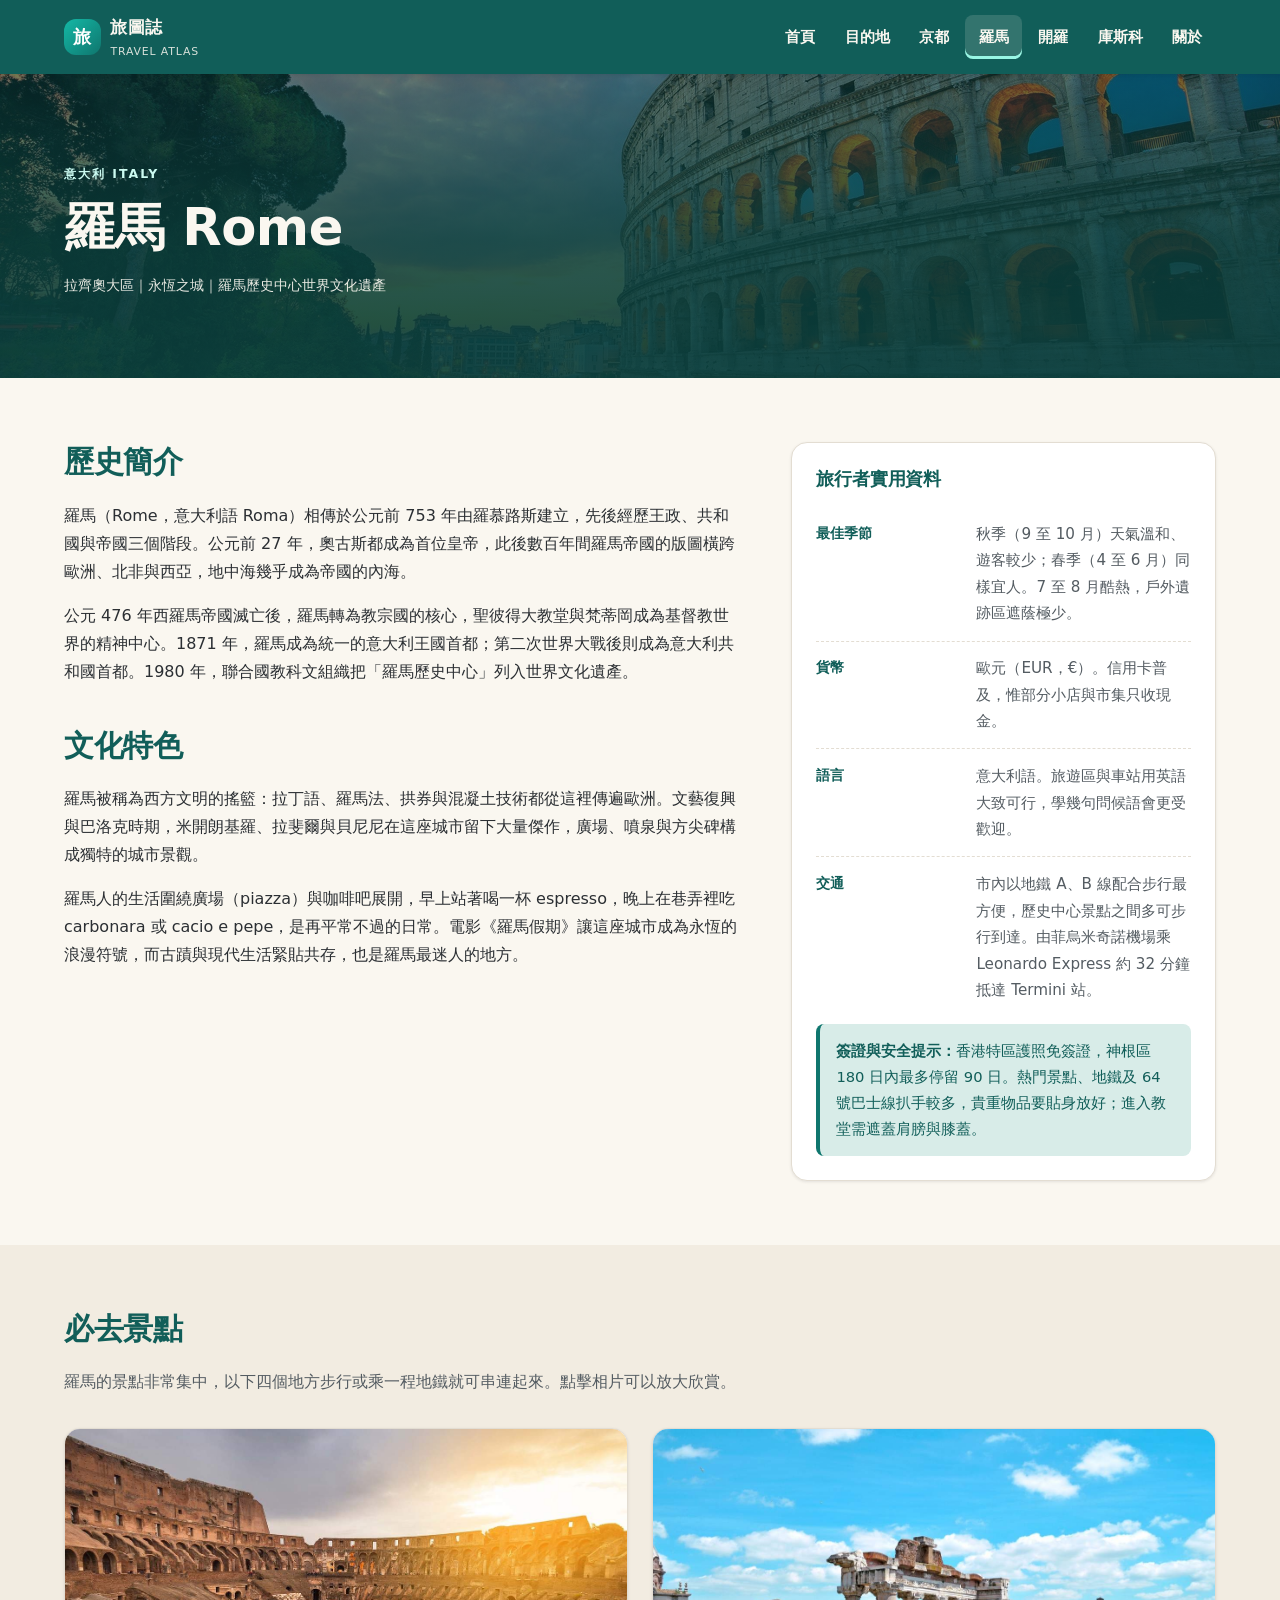
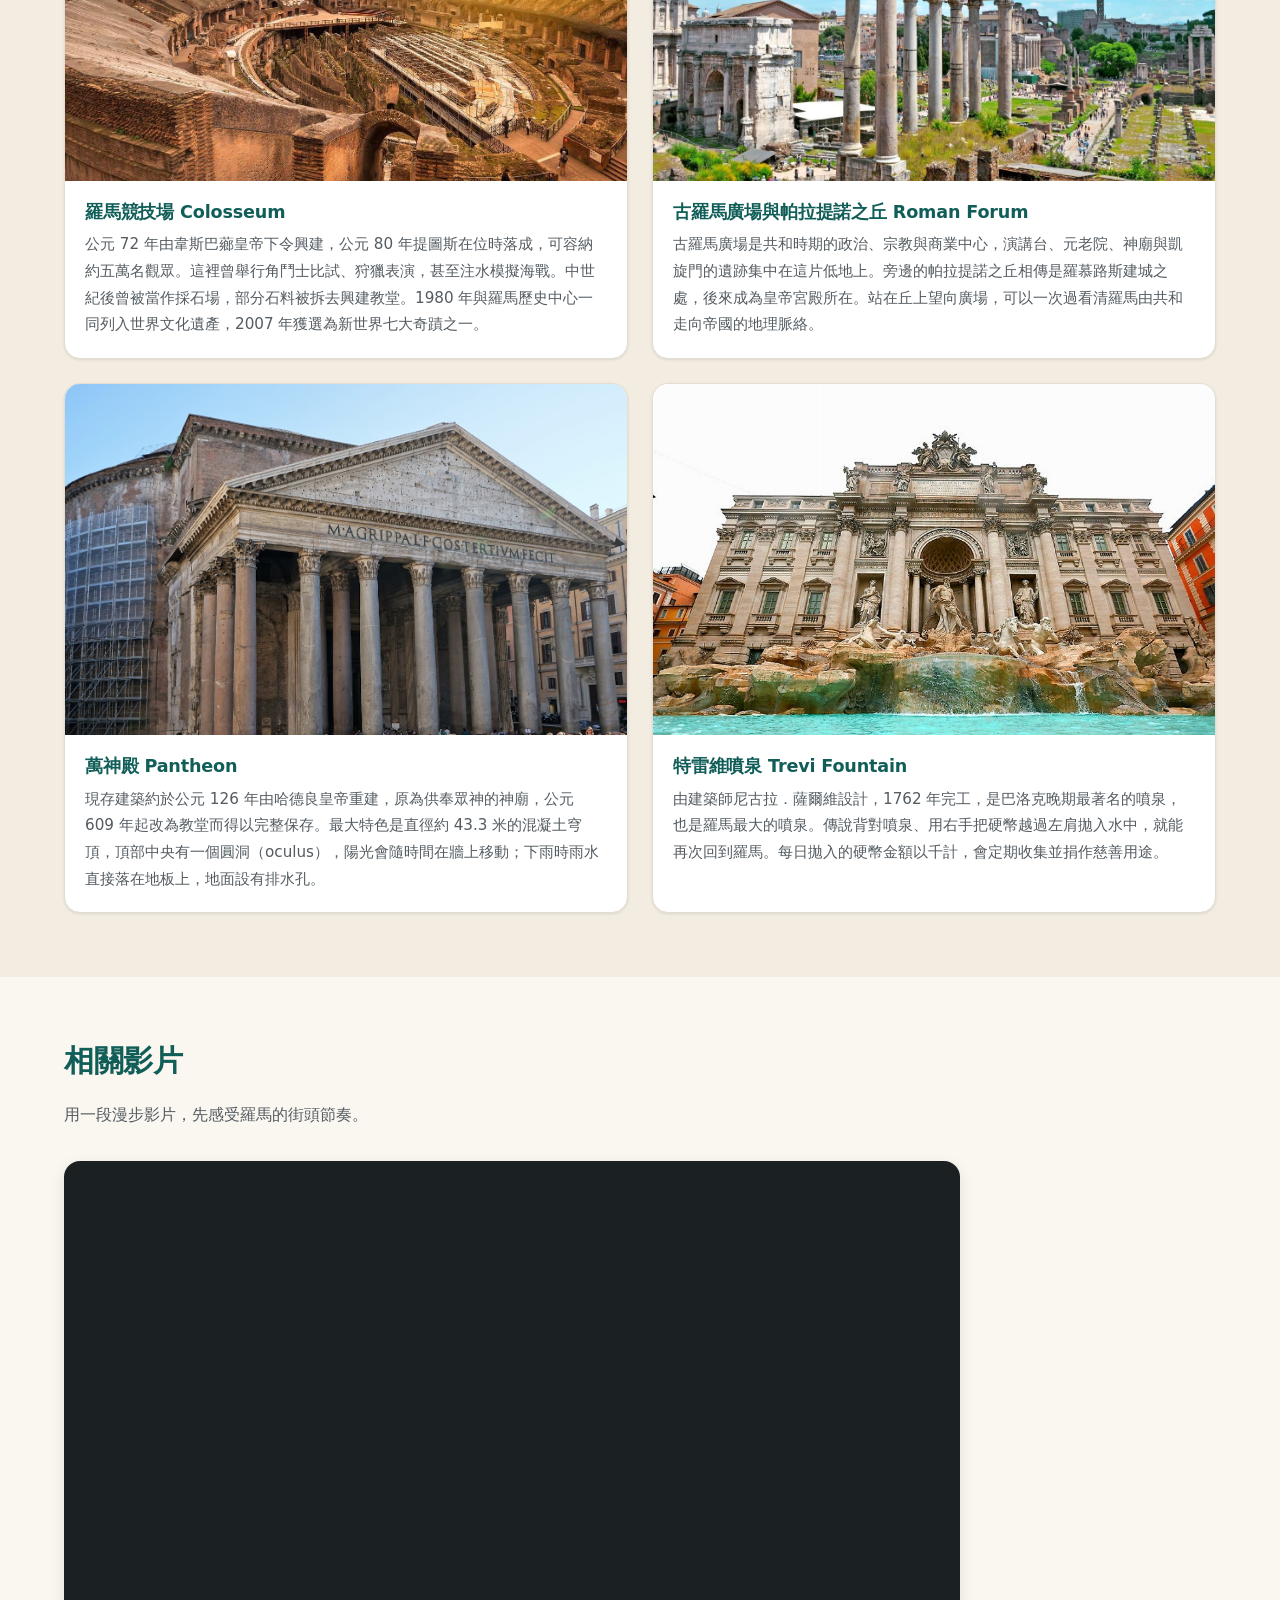
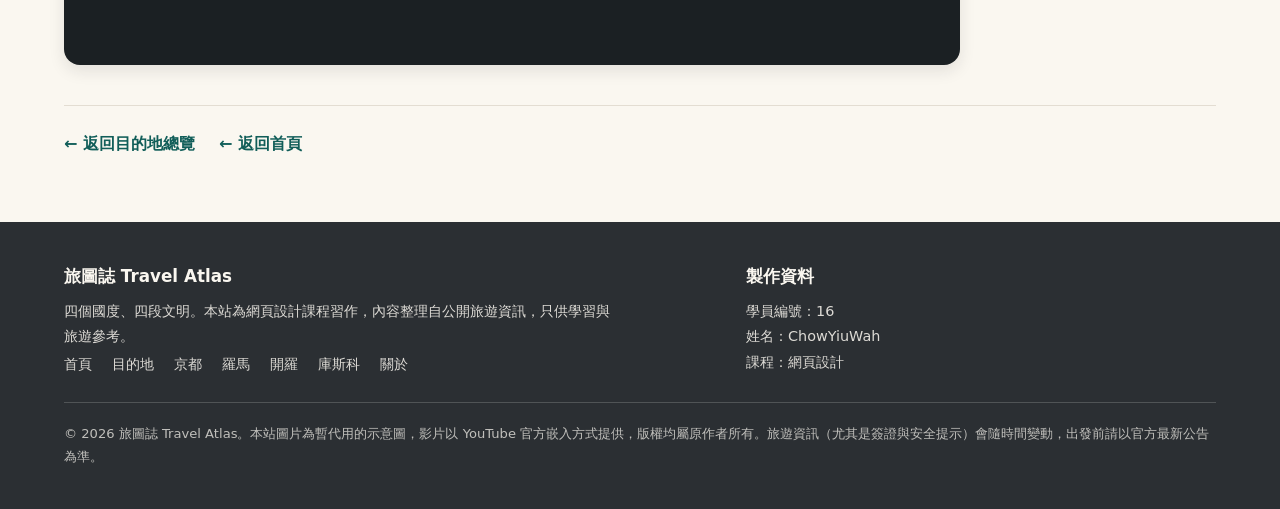
<file: rome.html>
<!DOCTYPE html>
<html lang="zh-HK">
<head>
  <meta charset="UTF-8">
  <meta name="viewport" content="width=device-width, initial-scale=1">
  <meta name="description" content="意大利羅馬旅遊介紹：由古羅馬帝國到巴洛克的歷史、廣場與咖啡文化、羅馬競技場與萬神殿等必去景點，以及最佳季節、貨幣、交通與簽證提示。">
  <title>羅馬 Rome（意大利）｜旅圖誌 Travel Atlas</title>
  <link rel="stylesheet" href="css/style.css">
  <script src="js/script.js" defer></script>
</head>
<body>

  <!-- ===== 頁首：標誌與主導覽列 ===== -->
  <header class="site-header">
    <div class="container header-inner">
      <a class="logo" href="index.html">
        <span class="logo-mark" aria-hidden="true">旅</span>
        <span class="logo-text">旅圖誌<span class="logo-sub">TRAVEL ATLAS</span></span>
      </a>

      <button class="nav-toggle" type="button" aria-controls="primary-nav" aria-expanded="false" aria-label="開啟或收起主導覽列">
        <span class="nav-toggle-bar" aria-hidden="true"></span>
        <span class="nav-toggle-bar" aria-hidden="true"></span>
        <span class="nav-toggle-bar" aria-hidden="true"></span>
      </button>

      <nav class="site-nav" id="primary-nav" aria-label="主導覽列">
        <ul class="nav-list">
          <li><a class="nav-link" href="index.html">首頁</a></li>
          <li><a class="nav-link" href="destinations.html">目的地</a></li>
          <li><a class="nav-link" href="kyoto.html">京都</a></li>
          <li><a class="nav-link is-active" href="rome.html" aria-current="page">羅馬</a></li>
          <li><a class="nav-link" href="cairo.html">開羅</a></li>
          <li><a class="nav-link" href="cusco.html">庫斯科</a></li>
          <li><a class="nav-link" href="about.html">關於</a></li>
        </ul>
      </nav>
    </div>
  </header>

  <main id="main">

    <!-- ===== 地點代表圖 ===== -->
    <section class="hero hero--page">
      <img class="hero-media" src="images/rome-hero.jpg" alt="羅馬競技場的古老石造外牆與拱門" width="1600" height="900">
      <div class="container hero-inner">
        <p class="hero-eyebrow">意大利 ITALY</p>
        <h1 class="hero-title">羅馬 Rome</h1>
        <p class="hero-meta">拉齊奧大區｜永恆之城｜羅馬歷史中心世界文化遺產</p>
      </div>
    </section>

    <!-- ===== 歷史與文化＋實用資料 ===== -->
    <section class="section">
      <div class="container">
        <div class="detail-grid">

          <div class="detail-main">
            <h2 class="section-title">歷史簡介</h2>
            <div class="prose">
              <p>羅馬（Rome，意大利語 Roma）相傳於公元前 753 年由羅慕路斯建立，先後經歷王政、共和國與帝國三個階段。公元前 27 年，奧古斯都成為首位皇帝，此後數百年間羅馬帝國的版圖橫跨歐洲、北非與西亞，地中海幾乎成為帝國的內海。</p>
              <p>公元 476 年西羅馬帝國滅亡後，羅馬轉為教宗國的核心，聖彼得大教堂與梵蒂岡成為基督教世界的精神中心。1871 年，羅馬成為統一的意大利王國首都；第二次世界大戰後則成為意大利共和國首都。1980 年，聯合國教科文組織把「羅馬歷史中心」列入世界文化遺產。</p>
            </div>

            <h2 class="section-title">文化特色</h2>
            <div class="prose">
              <p>羅馬被稱為西方文明的搖籃：拉丁語、羅馬法、拱券與混凝土技術都從這裡傳遍歐洲。文藝復興與巴洛克時期，米開朗基羅、拉斐爾與貝尼尼在這座城市留下大量傑作，廣場、噴泉與方尖碑構成獨特的城市景觀。</p>
              <p>羅馬人的生活圍繞廣場（piazza）與咖啡吧展開，早上站著喝一杯 espresso，晚上在巷弄裡吃 carbonara 或 cacio e pepe，是再平常不過的日常。電影《羅馬假期》讓這座城市成為永恆的浪漫符號，而古蹟與現代生活緊貼共存，也是羅馬最迷人的地方。</p>
            </div>
          </div>

          <aside class="info-panel" aria-labelledby="rome-practical">
            <h2 class="panel-title" id="rome-practical">旅行者實用資料</h2>
            <dl class="info-list">
              <div class="info-item">
                <dt class="info-term">最佳季節</dt>
                <dd class="info-desc">秋季（9 至 10 月）天氣溫和、遊客較少；春季（4 至 6 月）同樣宜人。7 至 8 月酷熱，戶外遺跡區遮蔭極少。</dd>
              </div>
              <div class="info-item">
                <dt class="info-term">貨幣</dt>
                <dd class="info-desc">歐元（EUR，&euro;）。信用卡普及，惟部分小店與市集只收現金。</dd>
              </div>
              <div class="info-item">
                <dt class="info-term">語言</dt>
                <dd class="info-desc">意大利語。旅遊區與車站用英語大致可行，學幾句問候語會更受歡迎。</dd>
              </div>
              <div class="info-item">
                <dt class="info-term">交通</dt>
                <dd class="info-desc">市內以地鐵 A、B 線配合步行最方便，歷史中心景點之間多可步行到達。由菲烏米奇諾機場乘 Leonardo Express 約 32 分鐘抵達 Termini 站。</dd>
              </div>
            </dl>
            <div class="notice">
              <p><strong>簽證與安全提示：</strong>香港特區護照免簽證，神根區 180 日內最多停留 90 日。熱門景點、地鐵及 64 號巴士線扒手較多，貴重物品要貼身放好；進入教堂需遮蓋肩膀與膝蓋。</p>
            </div>
          </aside>

        </div>
      </div>
    </section>

    <!-- ===== 景點介紹（點擊相片可放大） ===== -->
    <section class="section section--alt">
      <div class="container">
        <h2 class="section-title">必去景點</h2>
        <p class="section-lead">羅馬的景點非常集中，以下四個地方步行或乘一程地鐵就可串連起來。點擊相片可以放大欣賞。</p>

        <div class="spot-grid">

          <article class="spot">
            <div class="spot-media">
              <button class="lightbox-trigger" type="button" data-lightbox-src="images/rome-spot-1.jpg" data-lightbox-caption="羅馬競技場的多層拱門外牆">
                <img class="spot-img" src="images/rome-spot-1.jpg" alt="羅馬競技場多層拱門構成的巨大石造外牆" width="800" height="600">
              </button>
            </div>
            <div class="spot-body">
              <h3 class="spot-title">羅馬競技場 Colosseum</h3>
              <p>公元 72 年由韋斯巴薌皇帝下令興建，公元 80 年提圖斯在位時落成，可容納約五萬名觀眾。這裡曾舉行角鬥士比試、狩獵表演，甚至注水模擬海戰。中世紀後曾被當作採石場，部分石料被拆去興建教堂。1980 年與羅馬歷史中心一同列入世界文化遺產，2007 年獲選為新世界七大奇蹟之一。</p>
            </div>
          </article>

          <article class="spot">
            <div class="spot-media">
              <button class="lightbox-trigger" type="button" data-lightbox-src="images/rome-spot-2.jpg" data-lightbox-caption="古羅馬廣場的神廟遺跡與凱旋門">
                <img class="spot-img" src="images/rome-spot-2.jpg" alt="古羅馬廣場上散布的神廟石柱與凱旋門遺跡" width="800" height="600">
              </button>
            </div>
            <div class="spot-body">
              <h3 class="spot-title">古羅馬廣場與帕拉提諾之丘 Roman Forum</h3>
              <p>古羅馬廣場是共和時期的政治、宗教與商業中心，演講台、元老院、神廟與凱旋門的遺跡集中在這片低地上。旁邊的帕拉提諾之丘相傳是羅慕路斯建城之處，後來成為皇帝宮殿所在。站在丘上望向廣場，可以一次過看清羅馬由共和走向帝國的地理脈絡。</p>
            </div>
          </article>

          <article class="spot">
            <div class="spot-media">
              <button class="lightbox-trigger" type="button" data-lightbox-src="images/rome-spot-3.jpg" data-lightbox-caption="萬神殿的柱廊與圓頂外觀">
                <img class="spot-img" src="images/rome-spot-3.jpg" alt="萬神殿正面的花崗岩圓柱柱廊與後方的混凝土圓頂" width="800" height="600">
              </button>
            </div>
            <div class="spot-body">
              <h3 class="spot-title">萬神殿 Pantheon</h3>
              <p>現存建築約於公元 126 年由哈德良皇帝重建，原為供奉眾神的神廟，公元 609 年起改為教堂而得以完整保存。最大特色是直徑約 43.3 米的混凝土穹頂，頂部中央有一個圓洞（oculus），陽光會隨時間在牆上移動；下雨時雨水直接落在地板上，地面設有排水孔。</p>
            </div>
          </article>

          <article class="spot">
            <div class="spot-media">
              <button class="lightbox-trigger" type="button" data-lightbox-src="images/rome-spot-4.jpg" data-lightbox-caption="特雷維噴泉的巴洛克雕像群">
                <img class="spot-img" src="images/rome-spot-4.jpg" alt="特雷維噴泉的巴洛克式雕像群與水池" width="800" height="600">
              </button>
            </div>
            <div class="spot-body">
              <h3 class="spot-title">特雷維噴泉 Trevi Fountain</h3>
              <p>由建築師尼古拉．薩爾維設計，1762 年完工，是巴洛克晚期最著名的噴泉，也是羅馬最大的噴泉。傳說背對噴泉、用右手把硬幣越過左肩拋入水中，就能再次回到羅馬。每日拋入的硬幣金額以千計，會定期收集並捐作慈善用途。</p>
            </div>
          </article>

        </div>
      </div>
    </section>

    <!-- ===== 相關影片與返回連結 ===== -->
    <section class="section">
      <div class="container">
        <h2 class="section-title">相關影片</h2>
        <p class="section-lead">用一段漫步影片，先感受羅馬的街頭節奏。</p>
        <div class="video-embed">
          <iframe src="https://www.youtube-nocookie.com/embed/bhJU_fVHMmY" title="羅馬旅遊影片：競技場、特雷維噴泉與梵蒂岡 4K 漫步" loading="lazy" allow="accelerometer; clipboard-write; encrypted-media; gyroscope; picture-in-picture; web-share" referrerpolicy="strict-origin-when-cross-origin" allowfullscreen></iframe>
        </div>

        <nav class="page-nav" aria-label="頁面導覽">
          <a href="destinations.html">&larr; 返回目的地總覽</a>
          <a href="index.html">&larr; 返回首頁</a>
        </nav>
      </div>
    </section>

  </main>

  <!-- ===== 頁尾 ===== -->
  <footer class="site-footer">
    <div class="container footer-inner">
      <div>
        <p class="footer-brand">旅圖誌 Travel Atlas</p>
        <p class="footer-text">四個國度、四段文明。本站為網頁設計課程習作，內容整理自公開旅遊資訊，只供學習與旅遊參考。</p>
        <ul class="footer-nav">
          <li><a href="index.html">首頁</a></li>
          <li><a href="destinations.html">目的地</a></li>
          <li><a href="kyoto.html">京都</a></li>
          <li><a href="rome.html">羅馬</a></li>
          <li><a href="cairo.html">開羅</a></li>
          <li><a href="cusco.html">庫斯科</a></li>
          <li><a href="about.html">關於</a></li>
        </ul>
      </div>
      <div>
        <p class="footer-brand">製作資料</p>
        <p class="footer-text">學員編號：16<br>姓名：ChowYiuWah<br>課程：網頁設計</p>
      </div>
      <p class="footer-disclaimer">&copy; 2026 旅圖誌 Travel Atlas。本站圖片為暫代用的示意圖，影片以 YouTube 官方嵌入方式提供，版權均屬原作者所有。旅遊資訊（尤其是簽證與安全提示）會隨時間變動，出發前請以官方最新公告為準。</p>
    </div>
  </footer>

  <!-- 返回頂部按鈕 -->
  <button class="back-to-top" id="back-to-top" type="button" hidden>
    <span aria-hidden="true">&uarr;</span>
    <span class="visually-hidden">返回頁面頂部</span>
  </button>

  <!-- ===== 圖片 Lightbox ===== -->
  <div class="lightbox" id="lightbox" hidden>
    <button class="lightbox-close" id="lightbox-close" type="button">
      <span aria-hidden="true">&times;</span>
      <span class="visually-hidden">關閉放大圖片</span>
    </button>
    <figure class="lightbox-figure">
      <img class="lightbox-img" id="lightbox-img" src="images/rome-spot-1.jpg" alt="羅馬競技場多層拱門構成的巨大石造外牆" width="800" height="600">
      <figcaption class="lightbox-caption" id="lightbox-caption">羅馬競技場的多層拱門外牆</figcaption>
    </figure>
  </div>

</body>
</html>
</file>
<file: css/style.css>
/* =========================================================
   旅遊資訊網站 — 主樣式表
   學員編號：04 / 姓名：CheungChunKin
   寫法：mobile-first，先寫手機版，再用 min-width media query 加大
   斷點：768px（平板）、1024px（桌面）
   主色：藍綠（teal）＋ 米白（cream）＋ 深灰（ink）
   ========================================================= */

/* ---------------------------------------------------------
   1. 設計變數（顏色、圓角、陰影、間距）
   --------------------------------------------------------- */
:root {
  /* 主色系：藍綠 */
  --color-teal-mist: #ccfbf1;
  --color-teal-pale: #99f6e4;
  --color-teal-light: #14b8a6;
  --color-teal: #0f766e;
  --color-teal-dark: #115e59;
  --color-teal-deep: #0b3f3c;
  --color-teal-soft: #d8ece8;

  /* 中性色：米白 ＋ 深灰 */
  --color-cream: #faf7f0;
  --color-cream-deep: #f2ece1;
  --color-ink: #2b2f33;
  --color-ink-strong: #1b2023;
  --color-ink-soft: #545c62;
  --color-border: #e3ddd2;
  --color-white: #ffffff;

  /* 狀態色（只用於表單錯誤提示） */
  --color-danger: #b3261e;
  --color-danger-soft: #fdecea;

  /* 圓角 */
  --radius-sm: 0.5rem;
  --radius-md: 0.75rem;
  --radius-lg: 1rem;
  --radius-pill: 999px;

  /* 陰影 */
  --shadow-sm: 0 1px 3px rgba(27, 32, 35, 0.1);
  --shadow-md: 0 6px 16px rgba(27, 32, 35, 0.1);
  --shadow-lg: 0 12px 28px rgba(27, 32, 35, 0.16);

  /* 版心 */
  --container-max: 72rem;
}

/* ---------------------------------------------------------
   2. 基本重設（reset）與全站預設
   --------------------------------------------------------- */
*,
*::before,
*::after {
  box-sizing: border-box;
}

html {
  -webkit-text-size-adjust: 100%;
  scroll-behavior: smooth;
}

body {
  margin: 0;
  background-color: var(--color-cream);
  color: var(--color-ink);
  font-family: "Microsoft JhengHei", "PingFang TC", "Hiragino Sans TC",
    "Noto Sans TC", "Segoe UI", system-ui, -apple-system, "Helvetica Neue",
    Arial, sans-serif;
  font-size: 1rem;
  line-height: 1.75;
}

img {
  display: block;
  max-width: 100%;
  height: auto;
}

h1,
h2,
h3,
h4 {
  margin: 0 0 0.75rem;
  color: var(--color-ink-strong);
  line-height: 1.3;
  letter-spacing: -0.01em;
}

p {
  margin: 0 0 1rem;
}

ul,
ol {
  margin: 0 0 1rem;
  padding-left: 1.35rem;
}

a {
  color: var(--color-teal-dark);
}

/* 鍵盤聚焦時要有清楚可見的框 */
:focus-visible {
  outline: 3px solid var(--color-teal);
  outline-offset: 2px;
}

/* 深色底（頁首、頁尾）上的聚焦框改用米白色，否則看不見 */
.site-header :focus-visible,
.site-footer :focus-visible {
  outline-color: var(--color-cream);
}

/* 只給螢幕報讀器讀的文字 */
.visually-hidden {
  position: absolute;
  width: 1px;
  height: 1px;
  margin: -1px;
  padding: 0;
  overflow: hidden;
  clip: rect(0 0 0 0);
  white-space: nowrap;
  border: 0;
}

/* ---------------------------------------------------------
   3. 版面容器與區塊
   --------------------------------------------------------- */
.container {
  width: min(100% - 2rem, var(--container-max));
  margin-inline: auto;
}

.section {
  padding: 3rem 0;
}

/* 淺米白底的交替區塊，用來分隔內容 */
.section--alt {
  background-color: var(--color-cream-deep);
}

.section-title {
  margin: 0 0 1.25rem;
  font-size: clamp(1.4rem, 3.4vw, 1.9rem);
  color: var(--color-teal-dark);
}

.section-lead {
  max-width: 68ch;
  margin: 0 0 2rem;
  color: var(--color-ink-soft);
}

/* 長段落：限制行寬，中文行高放鬆，長時間閱讀較舒服 */
.prose {
  max-width: 68ch;
}

.prose p:last-child {
  margin-bottom: 0;
}

.eyebrow {
  margin: 0 0 0.5rem;
  color: var(--color-teal-dark);
  font-size: 0.78rem;
  font-weight: 700;
  letter-spacing: 0.12em;
}

/* ---------------------------------------------------------
   4. 按鈕
   --------------------------------------------------------- */
.btn {
  display: inline-block;
  padding: 0.7rem 1.5rem;
  border: 2px solid transparent;
  border-radius: var(--radius-pill);
  font: inherit;
  font-weight: 700;
  text-align: center;
  text-decoration: none;
  cursor: pointer;
  transition: background-color 0.2s ease, color 0.2s ease,
    border-color 0.2s ease;
}

.btn--primary {
  background-color: var(--color-teal);
  color: var(--color-white);
}

.btn--primary:hover {
  background-color: var(--color-teal-dark);
}

/* 放在相片上的按鈕，用半透明底才看得清 */
.btn--ghost {
  background-color: rgba(250, 247, 240, 0.14);
  border-color: rgba(250, 247, 240, 0.75);
  color: var(--color-cream);
}

.btn--ghost:hover {
  background-color: rgba(250, 247, 240, 0.26);
}

.btn--outline {
  background-color: var(--color-white);
  border-color: var(--color-teal);
  color: var(--color-teal-dark);
}

.btn--outline:hover {
  background-color: var(--color-teal-soft);
}

/* ---------------------------------------------------------
   5. 頁首與導覽列（手機版：漢堡菜單）
   --------------------------------------------------------- */
.site-header {
  position: sticky;
  top: 0;
  z-index: 50;
  background-color: var(--color-teal-dark);
  color: var(--color-cream);
  box-shadow: var(--shadow-sm);
}

.header-inner {
  display: flex;
  flex-wrap: wrap;
  align-items: center;
  justify-content: space-between;
  gap: 0.75rem;
  padding: 0.8rem 0;
}

/* 純 CSS 做的標誌：圓角方塊 ＋ 一個「旅」字 */
.logo {
  display: inline-flex;
  align-items: center;
  gap: 0.6rem;
  color: inherit;
  text-decoration: none;
}

.logo-mark {
  display: grid;
  place-items: center;
  width: 2.3rem;
  height: 2.3rem;
  border-radius: var(--radius-md);
  background-image: linear-gradient(
    135deg,
    var(--color-teal-light),
    var(--color-teal)
  );
  color: var(--color-white);
  font-size: 1.1rem;
  font-weight: 800;
}

.logo-text {
  font-size: 1.05rem;
  font-weight: 800;
  letter-spacing: 0.02em;
}

.logo-sub {
  display: block;
  font-size: 0.68rem;
  font-weight: 500;
  letter-spacing: 0.08em;
  opacity: 0.85;
}

/* 漢堡按鈕：只在手機版出現 */
.nav-toggle {
  display: inline-flex;
  flex-direction: column;
  justify-content: center;
  gap: 5px;
  width: 2.75rem;
  height: 2.75rem;
  padding: 0.65rem;
  border: 1px solid rgba(250, 247, 240, 0.55);
  border-radius: var(--radius-sm);
  background-color: transparent;
  cursor: pointer;
}

.nav-toggle-bar {
  display: block;
  width: 100%;
  height: 2px;
  border-radius: 2px;
  background-color: var(--color-cream);
  transition: transform 0.2s ease, opacity 0.2s ease;
}

/* 打開時，三條線變成 X */
.nav-toggle[aria-expanded="true"] .nav-toggle-bar:nth-child(1) {
  transform: translateY(7px) rotate(45deg);
}

.nav-toggle[aria-expanded="true"] .nav-toggle-bar:nth-child(2) {
  opacity: 0;
}

.nav-toggle[aria-expanded="true"] .nav-toggle-bar:nth-child(3) {
  transform: translateY(-7px) rotate(-45deg);
}

/* 手機版：導覽列預設收起，加了 .is-open 才展開 */
.site-nav {
  flex-basis: 100%;
  display: none;
  padding-bottom: 0.6rem;
}

.site-nav.is-open {
  display: block;
}

.nav-list {
  display: grid;
  gap: 0.2rem;
  margin: 0;
  padding: 0;
  list-style: none;
}

.nav-link {
  display: block;
  padding: 0.7rem 0.85rem;
  border-radius: var(--radius-sm);
  color: var(--color-cream);
  font-size: 0.95rem;
  font-weight: 600;
  text-decoration: none;
}

.nav-link:hover {
  background-color: rgba(250, 247, 240, 0.1);
}

/* 目前頁面高亮（底色夠淡，米白文字對比度仍達 AA） */
.nav-link.is-active,
.nav-link[aria-current="page"] {
  background-color: rgba(250, 247, 240, 0.14);
  box-shadow: inset 3px 0 0 var(--color-teal-pale);
}

/* ---------------------------------------------------------
   6. Hero 大圖區
   --------------------------------------------------------- */
.hero {
  position: relative;
  display: flex;
  align-items: center;
  overflow: hidden;
  min-height: 22rem;
  background-color: var(--color-teal-deep);
  color: var(--color-cream);
}

.hero--home {
  min-height: 26rem;
}

.hero--page {
  align-items: flex-end;
  min-height: 15rem;
}

/* 代表圖：鋪滿整個區域，用 object-fit 裁切不變形 */
.hero-media {
  position: absolute;
  inset: 0;
  width: 100%;
  height: 100%;
  object-fit: cover;
}

/* 上面加一層漸變，令文字在任何相片上都有足夠對比
   （最壞情況：相片是純白，這個濃度仍可達 WCAG AA 4.5:1） */
.hero::after {
  content: "";
  position: absolute;
  inset: 0;
  background-image: linear-gradient(
    180deg,
    rgba(11, 63, 60, 0.55) 0%,
    rgba(11, 63, 60, 0.86) 55%,
    rgba(11, 63, 60, 0.92) 100%
  );
}

.hero-inner {
  position: relative;
  z-index: 1;
  padding: 3rem 0;
}

.hero-eyebrow {
  margin: 0 0 0.6rem;
  color: var(--color-teal-mist);
  font-size: 0.78rem;
  font-weight: 700;
  letter-spacing: 0.16em;
}

.hero-title {
  margin: 0 0 0.75rem;
  color: var(--color-cream);
  font-size: clamp(1.9rem, 6.2vw, 3.2rem);
}

.hero-lead {
  max-width: 46ch;
  margin: 0 0 1.5rem;
  color: rgba(250, 247, 240, 0.93);
  font-size: clamp(1rem, 2.4vw, 1.15rem);
}

.hero-meta {
  margin: 0 0 1rem;
  color: rgba(250, 247, 240, 0.92);
  font-size: 0.9rem;
}

.hero-actions {
  display: flex;
  flex-wrap: wrap;
  gap: 0.75rem;
}

/* ---------------------------------------------------------
   7. 卡片（首頁地點卡、目的地總覽卡）
   手機 1 欄 → 平板 2 欄 → 桌面 4 欄
   --------------------------------------------------------- */
.card-grid {
  display: grid;
  grid-template-columns: 1fr;
  gap: 1.5rem;
}

.card {
  min-width: 0;
  overflow: hidden;
  border: 1px solid var(--color-border);
  border-radius: var(--radius-lg);
  background-color: var(--color-white);
  box-shadow: var(--shadow-sm);
  transition: transform 0.25s ease, box-shadow 0.25s ease;
}

.card:hover,
.card:focus-within {
  transform: translateY(-4px);
  box-shadow: var(--shadow-lg);
}

/* 整張卡都是一個連結，減少要點擊的目標數量 */
.card-link {
  display: flex;
  flex-direction: column;
  height: 100%;
  color: inherit;
  text-decoration: none;
}

.card-media {
  overflow: hidden;
  aspect-ratio: 4 / 3;
  background-color: var(--color-teal-soft);
}

.card-img {
  width: 100%;
  height: 100%;
  object-fit: cover;
  transition: transform 0.35s ease;
}

.card:hover .card-img,
.card:focus-within .card-img {
  transform: scale(1.06);
}

.card-body {
  display: flex;
  flex: 1;
  flex-direction: column;
  gap: 0.35rem;
  padding: 1.25rem;
}

.card-eyebrow {
  margin: 0;
  color: var(--color-teal);
  font-size: 0.75rem;
  font-weight: 700;
  letter-spacing: 0.1em;
}

.card-title {
  margin: 0;
  font-size: 1.2rem;
  color: var(--color-ink-strong);
}

.card-text {
  margin: 0;
  color: var(--color-ink-soft);
  font-size: 0.95rem;
}

.card-cta {
  margin-top: auto;
  padding-top: 0.6rem;
  color: var(--color-teal-dark);
  font-size: 0.9rem;
  font-weight: 700;
}

.card-cta::after {
  content: " →";
}

/* ---------------------------------------------------------
   8. 景點卡（地點詳細頁）
   手機 1 欄 → 平板起 2 欄（文字較多，桌面不用擠成 4 欄）
   --------------------------------------------------------- */
.spot-grid {
  display: grid;
  grid-template-columns: 1fr;
  gap: 1.5rem;
}

.spot {
  min-width: 0;
  overflow: hidden;
  border: 1px solid var(--color-border);
  border-radius: var(--radius-lg);
  background-color: var(--color-white);
  box-shadow: var(--shadow-sm);
}

.spot-media {
  overflow: hidden;
  aspect-ratio: 16 / 10;
  background-color: var(--color-teal-soft);
}

.spot-img {
  width: 100%;
  height: 100%;
  object-fit: cover;
  transition: transform 0.35s ease;
}

/* 圖片用按鈕包住，方便用鍵盤打開 Lightbox */
.lightbox-trigger {
  display: block;
  width: 100%;
  padding: 0;
  border: 0;
  background: none;
  cursor: zoom-in;
}

.lightbox-trigger:hover .spot-img,
.lightbox-trigger:focus-visible .spot-img {
  transform: scale(1.06);
}

.lightbox-trigger:focus-visible {
  outline: 3px solid var(--color-teal);
  outline-offset: -3px;
}

.spot-body {
  padding: 1.25rem;
}

.spot-title {
  margin: 0 0 0.5rem;
  font-size: 1.1rem;
  color: var(--color-teal-dark);
}

.spot-body p {
  margin: 0;
  color: var(--color-ink-soft);
  font-size: 0.95rem;
}

/* ---------------------------------------------------------
   9. 實用資料面板（dl 清單）
   --------------------------------------------------------- */
.info-panel {
  padding: 1.5rem;
  border: 1px solid var(--color-border);
  border-radius: var(--radius-lg);
  background-color: var(--color-white);
  box-shadow: var(--shadow-sm);
}

.panel-title {
  margin: 0 0 1rem;
  font-size: 1.15rem;
  color: var(--color-teal-dark);
}

.info-list {
  margin: 0;
}

.info-item {
  display: grid;
  gap: 0.15rem;
  min-width: 0;
  padding: 0.85rem 0;
  border-bottom: 1px dashed var(--color-border);
}

.info-item:last-child {
  border-bottom: 0;
  padding-bottom: 0;
}

.info-term {
  color: var(--color-teal-dark);
  font-size: 0.88rem;
  font-weight: 700;
}

.info-desc {
  margin: 0;
  color: var(--color-ink-soft);
  font-size: 0.95rem;
}

/* 簽證／安全提示獨立出來，避免被當成普通文字略過 */
.notice {
  margin-top: 1.25rem;
  padding: 0.9rem 1rem;
  border-left: 4px solid var(--color-teal);
  border-radius: var(--radius-sm);
  background-color: var(--color-teal-soft);
  color: var(--color-teal-dark);
  font-size: 0.92rem;
}

.notice p:last-child {
  margin-bottom: 0;
}

/* 詳細頁：桌面版左右分欄（左邊文字、右邊實用資料） */
.detail-grid {
  display: grid;
  gap: 2rem;
}

.detail-main {
  min-width: 0;
}

.detail-main > * + * {
  margin-top: 1.25rem;
}

.detail-main > .section-title {
  margin-top: 2.5rem;
}

.detail-main > .section-title:first-child {
  margin-top: 0;
}

/* ---------------------------------------------------------
   10. 篩選與排序工具列
   --------------------------------------------------------- */
.filter-bar {
  display: grid;
  gap: 1rem;
  padding: 1.25rem;
  border: 1px solid var(--color-border);
  border-radius: var(--radius-lg);
  background-color: var(--color-white);
  box-shadow: var(--shadow-sm);
}

.filter-field {
  display: grid;
  gap: 0.35rem;
  min-width: 0;
}

.filter-label {
  color: var(--color-teal-dark);
  font-size: 0.85rem;
  font-weight: 700;
}

.select {
  width: 100%;
  padding: 0.6rem 0.75rem;
  border: 1px solid var(--color-border);
  border-radius: var(--radius-sm);
  background-color: var(--color-white);
  color: var(--color-ink);
  font: inherit;
  font-size: 0.95rem;
}

.select:focus {
  border-color: var(--color-teal);
  outline: none;
  box-shadow: 0 0 0 3px rgba(15, 118, 110, 0.18);
}

.filter-status {
  margin: 1.25rem 0 0;
  color: var(--color-ink-soft);
  font-size: 0.95rem;
}

.filter-status strong {
  color: var(--color-teal-dark);
}

/* 被篩選掉的卡片 / 表格列 */
.is-filtered-out {
  display: none;
}

/* 篩選完全沒有結果時顯示的提示 */
.empty-state {
  margin: 1.5rem 0 0;
  padding: 1.5rem;
  border: 1px dashed var(--color-border);
  border-radius: var(--radius-lg);
  background-color: var(--color-white);
  color: var(--color-ink-soft);
  text-align: center;
}

/* ---------------------------------------------------------
   11. 對比表
   窄螢幕時表格自己橫向滾動，不會令整頁出現橫向滾動
   --------------------------------------------------------- */
.table-wrap {
  overflow-x: auto;
  border: 1px solid var(--color-border);
  border-radius: var(--radius-lg);
  background-color: var(--color-white);
  box-shadow: var(--shadow-sm);
}

.comparison-table {
  width: 100%;
  min-width: 46rem;
  border-collapse: collapse;
  font-size: 0.95rem;
}

.comparison-table caption {
  padding: 1rem 1.25rem 0;
  color: var(--color-teal-dark);
  font-weight: 700;
  text-align: left;
}

.comparison-table th,
.comparison-table td {
  padding: 0.85rem 1.1rem;
  border-bottom: 1px solid var(--color-border);
  text-align: left;
  vertical-align: top;
}

.comparison-table thead th {
  background-color: var(--color-teal-dark);
  color: var(--color-cream);
  font-size: 0.9rem;
  white-space: nowrap;
}

.comparison-table tbody th {
  color: var(--color-teal-dark);
  white-space: nowrap;
}

.comparison-table tbody tr:nth-child(even) {
  background-color: var(--color-cream);
}

.comparison-table tbody tr:last-child th,
.comparison-table tbody tr:last-child td {
  border-bottom: 0;
}

/* ---------------------------------------------------------
   12. 影片區（YouTube iframe）
   --------------------------------------------------------- */
.video-embed {
  position: relative;
  width: 100%;
  max-width: 56rem;
  aspect-ratio: 16 / 9;
  overflow: hidden;
  border-radius: var(--radius-lg);
  background-color: var(--color-ink-strong);
  box-shadow: var(--shadow-md);
}

.video-embed iframe {
  position: absolute;
  inset: 0;
  width: 100%;
  height: 100%;
  border: 0;
}

/* ---------------------------------------------------------
   13. 聯絡表單
   --------------------------------------------------------- */
.contact-form {
  display: grid;
  gap: 1.25rem;
  max-width: 42rem;
  padding: 1.5rem;
  border: 1px solid var(--color-border);
  border-radius: var(--radius-lg);
  background-color: var(--color-white);
  box-shadow: var(--shadow-sm);
}

.form-field {
  display: grid;
  gap: 0.35rem;
}

.form-label {
  color: var(--color-teal-dark);
  font-size: 0.9rem;
  font-weight: 700;
}

.form-required {
  color: var(--color-danger);
}

.form-input,
.form-textarea {
  width: 100%;
  padding: 0.7rem 0.8rem;
  border: 1px solid var(--color-border);
  border-radius: var(--radius-sm);
  background-color: var(--color-white);
  color: var(--color-ink);
  font: inherit;
}

.form-textarea {
  min-height: 9rem;
  resize: vertical;
}

.form-input:focus,
.form-textarea:focus {
  border-color: var(--color-teal);
  outline: none;
  box-shadow: 0 0 0 3px rgba(15, 118, 110, 0.18);
}

/* 驗證失敗的欄位 */
.form-input.is-invalid,
.form-textarea.is-invalid {
  border-color: var(--color-danger);
}

.form-input.is-invalid:focus,
.form-textarea.is-invalid:focus {
  box-shadow: 0 0 0 3px rgba(179, 38, 30, 0.18);
}

.field-error {
  margin: 0;
  color: var(--color-danger);
  font-size: 0.85rem;
  font-weight: 600;
}

.form-status {
  margin: 0;
  padding: 0.9rem 1rem;
  border: 1px solid var(--color-teal);
  border-radius: var(--radius-sm);
  background-color: var(--color-teal-soft);
  color: var(--color-teal-dark);
  font-weight: 600;
}

.form-status.is-error {
  border-color: var(--color-danger);
  background-color: var(--color-danger-soft);
  color: var(--color-danger);
}

/* 用 hidden 屬性控制顯示，這裡確保它真的消失 */
.form-status[hidden],
.field-error[hidden] {
  display: none;
}

/* ---------------------------------------------------------
   14. FAQ 手風琴（details / summary）
   --------------------------------------------------------- */
.faq-list {
  display: grid;
  gap: 0.75rem;
  max-width: 52rem;
}

.faq-item {
  padding: 0 1.25rem;
  border: 1px solid var(--color-border);
  border-radius: var(--radius-md);
  background-color: var(--color-white);
  box-shadow: var(--shadow-sm);
}

.faq-item summary {
  position: relative;
  padding: 1.1rem 2rem 1.1rem 0;
  color: var(--color-teal-dark);
  font-weight: 700;
  cursor: pointer;
  list-style: none;
}

/* 移除瀏覽器預設的三角標記 */
.faq-item summary::-webkit-details-marker {
  display: none;
}

.faq-item summary::marker {
  content: "";
}

.faq-item summary::after {
  content: "▾";
  position: absolute;
  top: 50%;
  right: 0.25rem;
  color: var(--color-teal);
  transform: translateY(-50%);
  transition: transform 0.2s ease;
}

.faq-item[open] summary::after {
  transform: translateY(-50%) rotate(180deg);
}

.faq-answer {
  padding-bottom: 1.25rem;
  color: var(--color-ink-soft);
  font-size: 0.95rem;
}

.faq-answer p:last-child {
  margin-bottom: 0;
}

/* ---------------------------------------------------------
   15. 頁面內返回連結
   --------------------------------------------------------- */
.page-nav {
  display: flex;
  flex-wrap: wrap;
  gap: 0.75rem 1.5rem;
  margin-top: 2.5rem;
  padding-top: 1.5rem;
  border-top: 1px solid var(--color-border);
}

.page-nav a {
  color: var(--color-teal-dark);
  font-weight: 700;
  text-decoration: none;
}

.page-nav a:hover {
  text-decoration: underline;
}

/* ---------------------------------------------------------
   16. 返回頂部按鈕（全站每頁都有）
   --------------------------------------------------------- */
.back-to-top {
  position: fixed;
  right: 1rem;
  bottom: 1rem;
  z-index: 60;
  display: grid;
  place-items: center;
  width: 3rem;
  height: 3rem;
  border: 0;
  border-radius: 50%;
  background-color: var(--color-teal-dark);
  color: var(--color-cream);
  font-size: 1.2rem;
  cursor: pointer;
  box-shadow: var(--shadow-lg);
  transition: background-color 0.2s ease;
}

.back-to-top:hover {
  background-color: var(--color-teal);
}

.back-to-top[hidden] {
  display: none;
}

/* ---------------------------------------------------------
   17. 圖片 Lightbox
   --------------------------------------------------------- */
.lightbox {
  position: fixed;
  inset: 0;
  z-index: 100;
  display: grid;
  place-items: center;
  padding: 1rem;
  background-color: rgba(11, 20, 20, 0.92);
}

.lightbox[hidden] {
  display: none;
}

.lightbox-figure {
  display: grid;
  gap: 0.75rem;
  max-width: min(100%, 60rem);
  margin: 0;
}

.lightbox-img {
  width: 100%;
  max-height: 76vh;
  border-radius: var(--radius-md);
  background-color: var(--color-ink-strong);
  object-fit: contain;
}

.lightbox-caption {
  color: var(--color-cream);
  font-size: 0.95rem;
  text-align: center;
}

.lightbox-close {
  position: absolute;
  top: 1rem;
  right: 1rem;
  display: grid;
  place-items: center;
  width: 2.75rem;
  height: 2.75rem;
  border: 1px solid rgba(250, 247, 240, 0.5);
  border-radius: 50%;
  background-color: rgba(0, 0, 0, 0.35);
  color: var(--color-cream);
  font-size: 1.3rem;
  line-height: 1;
  cursor: pointer;
}

.lightbox-close:hover {
  background-color: rgba(0, 0, 0, 0.62);
}

/* Lightbox 打開時鎖住背景捲動 */
body.is-lightbox-open {
  overflow: hidden;
}

/* ---------------------------------------------------------
   18. 頁尾
   --------------------------------------------------------- */
.site-footer {
  background-color: var(--color-ink);
  color: rgba(250, 247, 240, 0.86);
}

.footer-inner {
  display: grid;
  gap: 1.5rem;
  padding: 2.5rem 0;
}

.footer-brand {
  margin: 0 0 0.5rem;
  color: var(--color-cream);
  font-size: 1.05rem;
  font-weight: 800;
}

.footer-text {
  max-width: 60ch;
  margin: 0;
  font-size: 0.9rem;
}

.footer-nav {
  display: flex;
  flex-wrap: wrap;
  gap: 0.5rem 1.25rem;
  margin: 0;
  padding: 0;
  list-style: none;
}

.footer-nav a {
  color: rgba(250, 247, 240, 0.86);
  font-size: 0.9rem;
  text-decoration: none;
}

.footer-nav a:hover {
  color: var(--color-white);
  text-decoration: underline;
}

.footer-disclaimer {
  margin: 0;
  padding-top: 1.25rem;
  border-top: 1px solid rgba(250, 247, 240, 0.18);
  color: rgba(250, 247, 240, 0.72);
  font-size: 0.82rem;
}

/* =========================================================
   19. 平板及以上（≥768px）
   卡片兩欄、導覽列橫向、漢堡按鈕隱藏
   ========================================================= */
@media (min-width: 768px) {
  .section {
    padding: 4rem 0;
  }

  .container {
    width: min(100% - 3rem, var(--container-max));
  }

  .hero--home {
    min-height: 32rem;
  }

  .hero--page {
    min-height: 19rem;
  }

  .hero-inner {
    padding: 4rem 0;
  }

  .card-grid {
    grid-template-columns: repeat(2, minmax(0, 1fr));
  }

  .spot-grid {
    grid-template-columns: repeat(2, minmax(0, 1fr));
  }

  .filter-bar {
    grid-template-columns: repeat(2, minmax(0, 1fr));
  }

  .info-item {
    grid-template-columns: 9rem minmax(0, 1fr);
    gap: 1rem;
    align-items: start;
  }

  .footer-inner {
    grid-template-columns: minmax(0, 1.4fr) minmax(0, 1fr);
  }

  .footer-disclaimer {
    grid-column: 1 / -1;
  }

  .back-to-top {
    right: 2rem;
    bottom: 2rem;
  }

  /* 平板起改用橫向導覽列 */
  .nav-toggle {
    display: none;
  }

  .site-nav,
  .site-nav.is-open {
    flex-basis: auto;
    display: block;
    padding-bottom: 0;
  }

  .nav-list {
    display: flex;
    flex-wrap: wrap;
    align-items: center;
    gap: 0.15rem;
  }

  .nav-link {
    padding: 0.5rem 0.7rem;
    font-size: 0.9rem;
  }

  .nav-link.is-active,
  .nav-link[aria-current="page"] {
    box-shadow: inset 0 -3px 0 var(--color-teal-pale);
  }
}

/* =========================================================
   20. 桌面（≥1024px）
   卡片四欄、詳細頁左右分欄
   ========================================================= */
@media (min-width: 1024px) {
  .card-grid {
    grid-template-columns: repeat(4, minmax(0, 1fr));
  }

  .filter-bar {
    grid-template-columns: repeat(3, minmax(0, 1fr));
  }

  .nav-link {
    padding: 0.55rem 0.85rem;
    font-size: 0.95rem;
  }

  .detail-grid {
    grid-template-columns: minmax(0, 1.6fr) minmax(0, 1fr);
    gap: 3rem;
    align-items: start;
  }
}

/* =========================================================
   21. 使用者偏好：減少動畫
   ========================================================= */
@media (prefers-reduced-motion: reduce) {
  html {
    scroll-behavior: auto;
  }

  *,
  *::before,
  *::after {
    transition-duration: 0.01ms !important;
    animation-duration: 0.01ms !important;
  }
}
</file>
